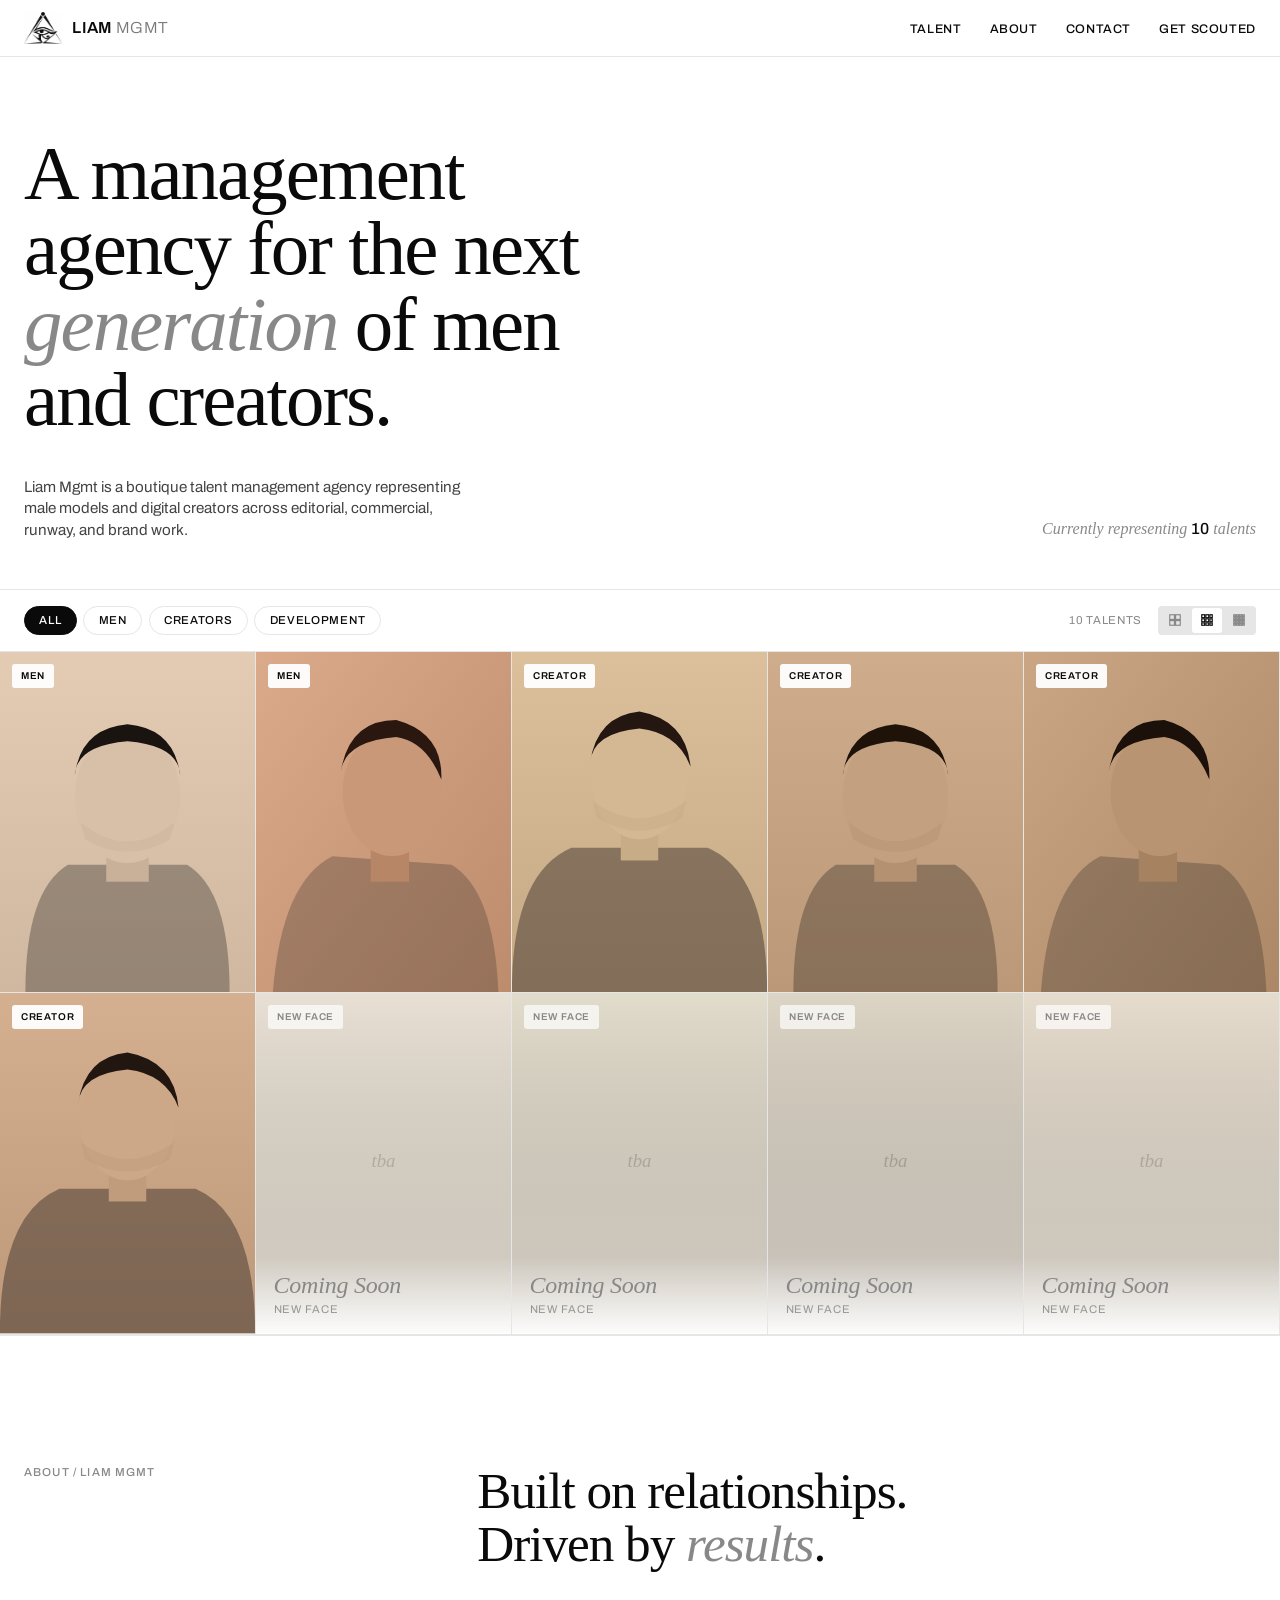
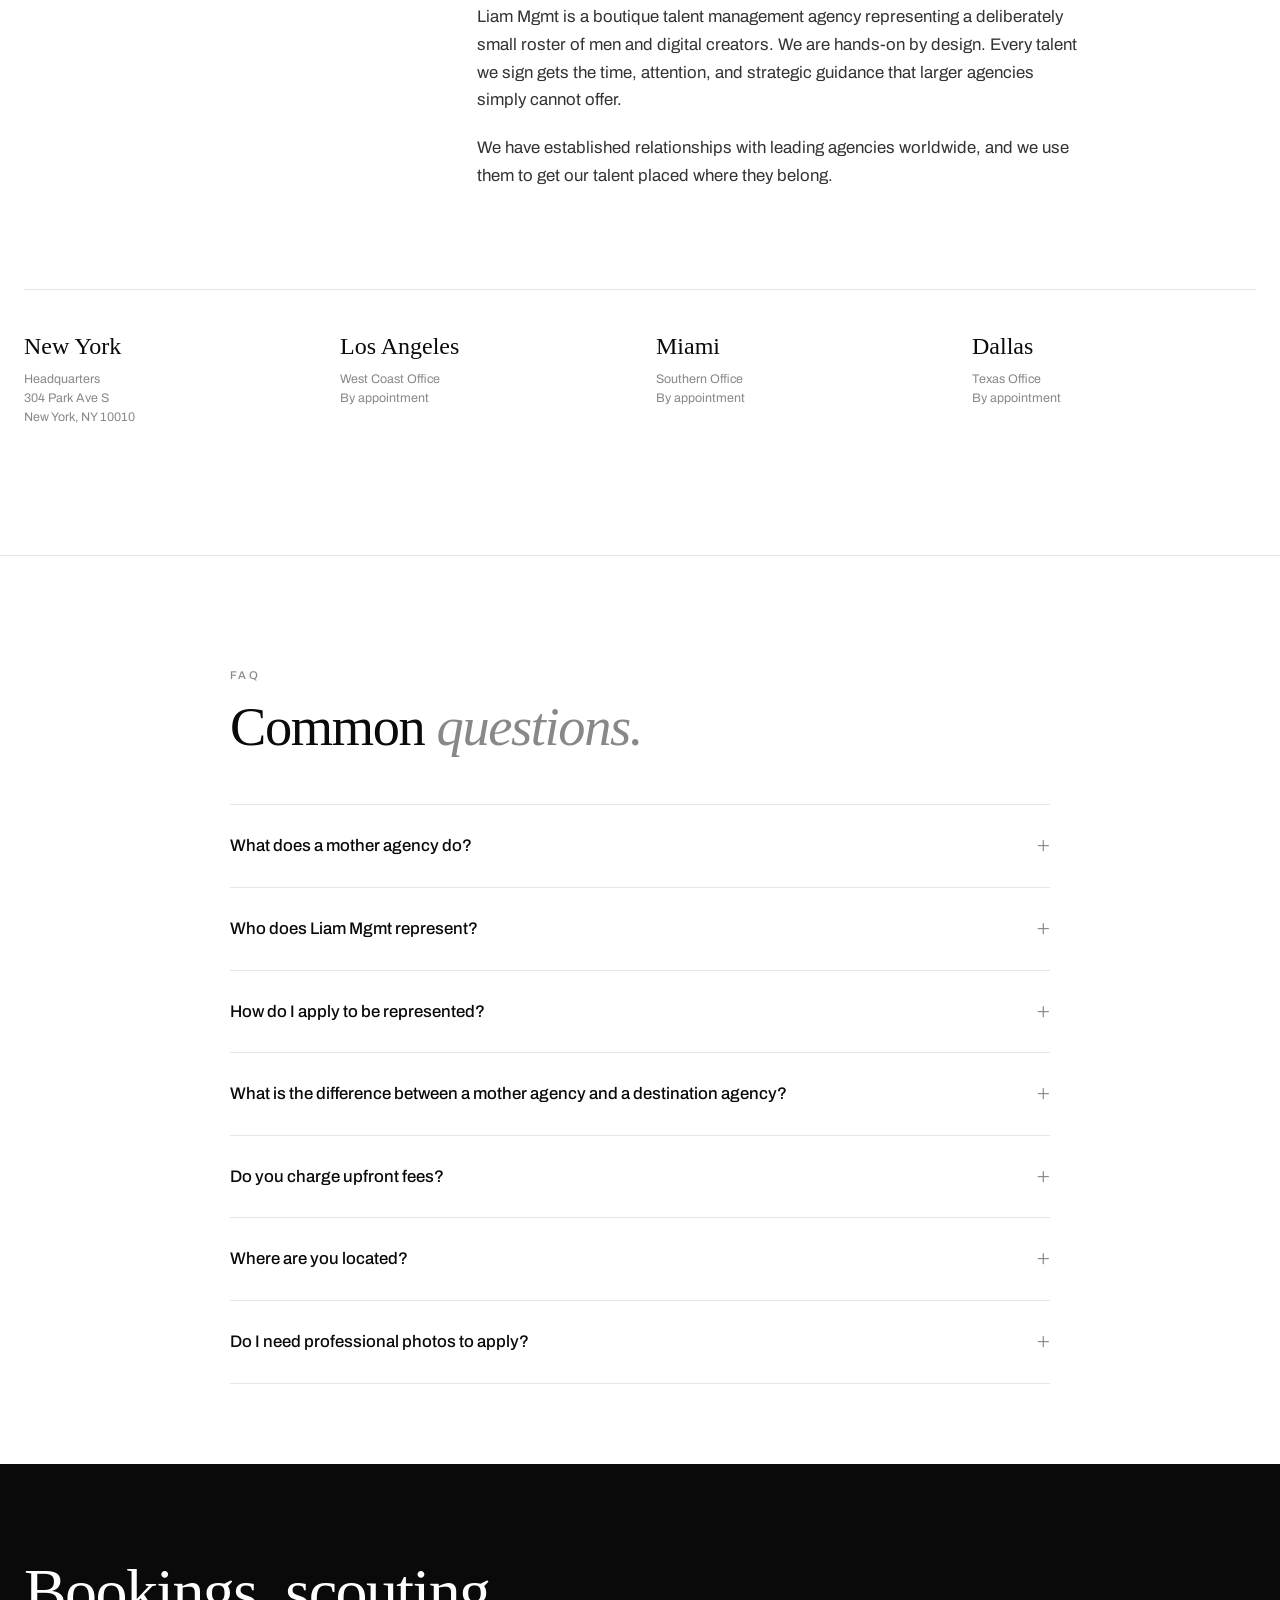
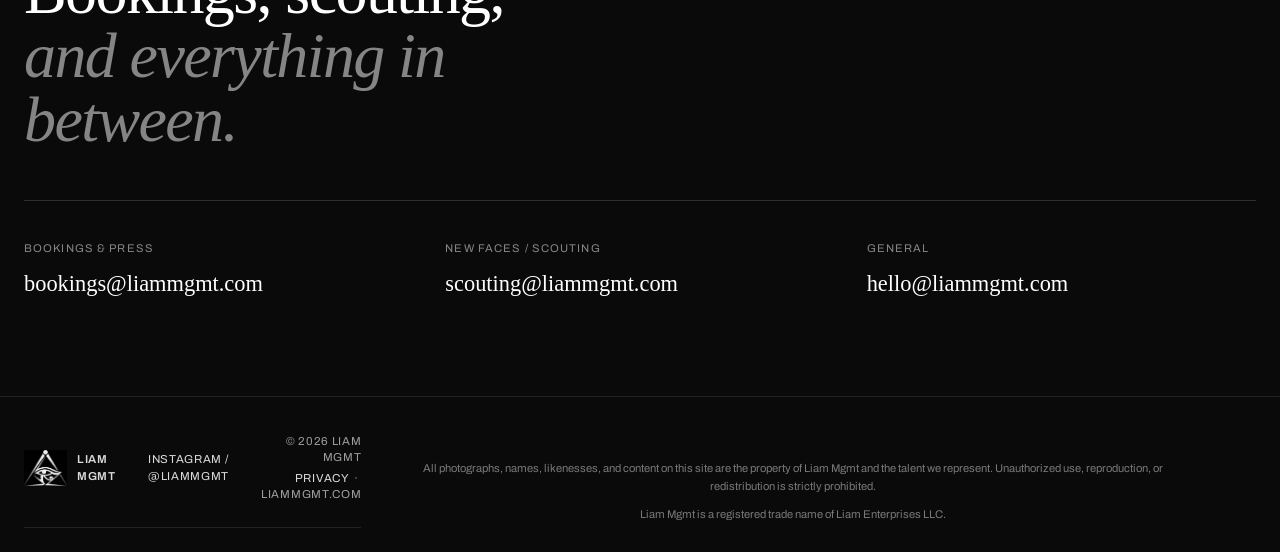
<file: index.html>
<!DOCTYPE html>
<html lang="en">
<head>
<meta charset="UTF-8">
<meta name="viewport" content="width=device-width, initial-scale=1.0">
<title>Liam Mgmt | Boutique Talent Management for Models & Creators</title>
<meta name="description" content="A boutique mother agency for male models and digital creators. We develop talent and place them with leading agencies worldwide.">
<meta name="keywords" content="modeling agency, mother agency, male models, talent management, men's modeling agency, boutique modeling agency, digital creator management, muay thai management, male model representation, talent agency new york">
<meta name="author" content="Liam Mgmt">
<meta name="robots" content="index, follow, max-image-preview:large">
<link rel="canonical" href="https://liammgmt.com/">

<!-- OpenGraph (Facebook, LinkedIn) -->
<meta property="og:type" content="website">
<meta property="og:url" content="https://liammgmt.com/">
<meta property="og:site_name" content="Liam Mgmt">
<meta property="og:title" content="Liam Mgmt | Boutique Talent Management for Models & Creators">
<meta property="og:description" content="A boutique mother agency for male models and digital creators. We develop talent and place them with leading agencies worldwide.">
<meta property="og:image" content="https://liammgmt.com/og-image.jpg">
<meta property="og:image:width" content="1200">
<meta property="og:image:height" content="630">
<meta property="og:image:alt" content="Liam Mgmt logo">
<meta property="og:locale" content="en_US">

<!-- Twitter Card -->
<meta name="twitter:card" content="summary_large_image">
<meta name="twitter:title" content="Liam Mgmt | Boutique Talent Management for Models & Creators">
<meta name="twitter:description" content="A boutique mother agency for male models and digital creators. We develop talent and place them with leading agencies worldwide.">
<meta name="twitter:image" content="https://liammgmt.com/og-image.jpg">

<!-- Favicon -->
<link rel="icon" type="image/jpeg" href="favicon.jpg">
<link rel="apple-touch-icon" href="favicon.jpg">

<!-- Theme -->
<meta name="theme-color" content="#0a0a0a">
<link rel="preconnect" href="https://fonts.googleapis.com">
<link rel="preconnect" href="https://fonts.gstatic.com" crossorigin>
<link href="https://fonts.googleapis.com/css2?family=Archivo:wght@400;500;600;700&display=swap" rel="stylesheet">
<style>
  :root {
    --bg: #ffffff;
    --ink: #0a0a0a;
    --muted: #888;
    --line: #e6e6e6;
  }

  * { margin: 0; padding: 0; box-sizing: border-box; }
  html { scroll-behavior: smooth; }

  body {
    background: var(--bg);
    color: var(--ink);
    font-family: 'Archivo', -apple-system, BlinkMacSystemFont, sans-serif;
    font-weight: 400;
    line-height: 1.4;
    -webkit-font-smoothing: antialiased;
    overflow-x: hidden;
  }

  a { color: inherit; text-decoration: none; }

  .serif { font-family: 'Times New Roman', Times, serif; font-weight: 400; }

  /* ============== TOP BAR ============== */
  .topbar {
    position: fixed;
    top: 0; left: 0; right: 0;
    z-index: 100;
    background: rgba(255,255,255,0.96);
    backdrop-filter: blur(12px);
    border-bottom: 1px solid var(--line);
  }
  .topbar-inner {
    display: flex;
    align-items: center;
    justify-content: space-between;
    padding: 0 1.5rem;
    height: 56px;
  }
  .logo {
    display: flex;
    align-items: center;
    gap: 0.65rem;
    font-weight: 700;
    font-size: 1rem;
    letter-spacing: 0.02em;
    text-transform: uppercase;
    line-height: 1;
  }
  .logo img {
    height: 32px;
    width: auto;
    display: block;
  }
  .logo .wordmark { font-weight: 600; }
  .logo .wordmark em {
    font-style: normal;
    font-weight: 300;
    opacity: 0.55;
  }
  .topbar nav ul {
    display: flex;
    gap: 1.75rem;
    list-style: none;
  }
  .topbar nav a {
    font-size: 0.78rem;
    font-weight: 500;
    text-transform: uppercase;
    letter-spacing: 0.05em;
    transition: opacity 0.2s;
  }
  .topbar nav a:hover { opacity: 0.5; }
  .topbar-right {
    display: flex;
    align-items: center;
    gap: 1.5rem;
    font-size: 0.78rem;
    font-weight: 500;
    text-transform: uppercase;
    letter-spacing: 0.05em;
  }
  .search-btn {
    background: none;
    border: none;
    cursor: pointer;
    font: inherit;
    color: inherit;
    text-transform: uppercase;
    letter-spacing: 0.05em;
    display: flex;
    align-items: center;
    gap: 0.4rem;
  }
  .search-btn:hover { opacity: 0.5; }

  /* ============== HERO STRIP ============== */
  .hero-strip {
    margin-top: 56px;
    padding: 5rem 1.5rem 3rem;
    border-bottom: 1px solid var(--line);
  }
  .hero-strip h1 {
    font-family: 'Times New Roman', Times, serif;
    font-weight: 400;
    font-size: clamp(2.5rem, 6vw, 5.5rem);
    line-height: 0.98;
    letter-spacing: -0.025em;
    max-width: 16ch;
  }
  .hero-strip h1 em {
    font-style: italic;
    color: var(--muted);
  }
  .hero-strip-meta {
    display: flex;
    justify-content: space-between;
    align-items: end;
    flex-wrap: wrap;
    gap: 1.5rem;
    margin-top: 2.5rem;
  }
  .hero-strip-meta p {
    max-width: 50ch;
    font-size: 0.95rem;
    color: #444;
  }
  .roster-count {
    font-family: 'Times New Roman', Times, serif;
    font-style: italic;
    font-size: 1rem;
    color: var(--muted);
  }
  .roster-count strong {
    font-style: normal;
    font-family: 'Archivo';
    font-weight: 500;
    color: var(--ink);
  }

  /* ============== DIVISION BAR ============== */
  .division-bar {
    position: sticky;
    top: 56px;
    z-index: 90;
    background: var(--bg);
    border-bottom: 1px solid var(--line);
    padding: 1rem 1.5rem;
    display: flex;
    align-items: center;
    justify-content: space-between;
    flex-wrap: wrap;
    gap: 1rem;
  }
  .divisions {
    display: flex;
    gap: 0.4rem;
    flex-wrap: wrap;
  }
  .division-btn {
    background: none;
    border: 1px solid var(--line);
    padding: 0.45rem 0.9rem;
    font-family: inherit;
    font-size: 0.72rem;
    font-weight: 500;
    text-transform: uppercase;
    letter-spacing: 0.06em;
    cursor: pointer;
    border-radius: 999px;
    transition: all 0.2s ease;
    color: var(--ink);
  }
  .division-btn:hover { border-color: var(--ink); }
  .division-btn.active {
    background: var(--ink);
    color: var(--bg);
    border-color: var(--ink);
  }
  .grid-controls {
    display: flex;
    align-items: center;
    gap: 1rem;
    font-size: 0.72rem;
    text-transform: uppercase;
    letter-spacing: 0.06em;
    color: var(--muted);
  }
  .grid-toggle {
    display: flex;
    gap: 2px;
    background: var(--line);
    padding: 2px;
    border-radius: 4px;
  }
  .grid-toggle button {
    background: none;
    border: none;
    padding: 0.35rem 0.5rem;
    cursor: pointer;
    border-radius: 3px;
    color: var(--muted);
    transition: all 0.2s;
  }
  .grid-toggle button.active {
    background: var(--bg);
    color: var(--ink);
  }
  .grid-toggle svg { width: 14px; height: 14px; display: block; }

  /* ============== ROSTER GRID ============== */
  .grid {
    display: grid;
    grid-template-columns: repeat(5, 1fr);
    gap: 0;
  }
  .grid.dense { grid-template-columns: repeat(6, 1fr); }
  .grid.large { grid-template-columns: repeat(4, 1fr); }

  .model {
    position: relative;
    cursor: pointer;
    overflow: hidden;
    aspect-ratio: 3 / 4;
    border-right: 1px solid var(--line);
    border-bottom: 1px solid var(--line);
    background: #f8f8f8;
    user-select: none;
  }
  .model-photo {
    position: absolute;
    inset: 0;
    transition: transform 0.6s cubic-bezier(0.2, 0.8, 0.2, 1);
  }
  .model-photo svg, .model-photo img {
    width: 100%;
    height: 100%;
    display: block;
    object-fit: cover;
  }
  .model:hover .model-photo { transform: scale(1.04); }

  .model-info {
    position: absolute;
    bottom: 0; left: 0; right: 0;
    padding: 1rem 1.1rem;
    background: linear-gradient(to top, rgba(0,0,0,0.85) 0%, rgba(0,0,0,0.4) 60%, rgba(0,0,0,0) 100%);
    color: white;
    opacity: 0;
    transform: translateY(8px);
    transition: opacity 0.35s ease, transform 0.35s ease;
    pointer-events: none;
  }
  .model:hover .model-info {
    opacity: 1;
    transform: translateY(0);
  }
  .model-name {
    font-family: 'Times New Roman', Times, serif;
    font-size: 1.5rem;
    font-weight: 400;
    line-height: 1;
    letter-spacing: -0.01em;
    margin-bottom: 0.3rem;
  }
  .model-meta {
    font-size: 0.7rem;
    text-transform: uppercase;
    letter-spacing: 0.08em;
    opacity: 0.85;
  }
  .model-meta span:not(:last-child)::after {
    content: ' · ';
    opacity: 0.6;
  }
  .model-tag {
    position: absolute;
    top: 0.75rem;
    left: 0.75rem;
    background: rgba(255,255,255,0.95);
    color: var(--ink);
    font-size: 0.62rem;
    font-weight: 600;
    text-transform: uppercase;
    letter-spacing: 0.08em;
    padding: 0.3rem 0.55rem;
    border-radius: 3px;
    z-index: 2;
  }
  .model.hidden { display: none; }

  /* ============== ABOUT ============== */
  .about {
    padding: 8rem 1.5rem;
    border-top: 1px solid var(--line);
  }
  .about-inner {
    max-width: 1400px;
    margin: 0 auto;
    display: grid;
    grid-template-columns: 1fr 2fr;
    gap: 4rem;
  }
  .about-label {
    font-size: 0.72rem;
    text-transform: uppercase;
    letter-spacing: 0.1em;
    color: var(--muted);
    font-weight: 500;
  }
  .about h2 {
    font-family: 'Times New Roman', Times, serif;
    font-weight: 400;
    font-size: clamp(2rem, 4vw, 3.5rem);
    line-height: 1.05;
    letter-spacing: -0.02em;
    margin-bottom: 2rem;
    max-width: 22ch;
  }
  .about h2 em { font-style: italic; color: var(--muted); }
  .about p {
    font-size: 1.05rem;
    line-height: 1.65;
    color: #333;
    max-width: 60ch;
    margin-bottom: 1.25rem;
  }
  .offices {
    max-width: 1400px;
    margin: 5rem auto 0;
    display: grid;
    grid-template-columns: repeat(4, 1fr);
    gap: 2rem;
    padding-top: 2.5rem;
    border-top: 1px solid var(--line);
  }
  .office .office-city {
    font-family: 'Times New Roman', Times, serif;
    font-size: 1.5rem;
    margin-bottom: 0.4rem;
  }
  .office .office-detail {
    font-size: 0.78rem;
    color: var(--muted);
    line-height: 1.5;
  }

  /* ============== FAQ ============== */
  .faq {
    background: var(--bg);
    padding: 7rem 1.5rem 5rem;
    border-top: 1px solid var(--line);
  }
  .faq-inner {
    max-width: 820px;
    margin: 0 auto;
  }
  .faq-label {
    font-size: 0.7rem;
    text-transform: uppercase;
    letter-spacing: 0.22em;
    color: var(--muted);
    margin-bottom: 1rem;
    font-weight: 500;
  }
  .faq h2 {
    font-family: 'Times New Roman', serif;
    font-weight: 400;
    font-size: clamp(2.2rem, 4.5vw, 3.4rem);
    line-height: 1.05;
    letter-spacing: -0.025em;
    margin-bottom: 3rem;
  }
  .faq h2 em { font-style: italic; color: var(--muted); }
  .faq-item { border-bottom: 1px solid var(--line); }
  .faq-item:first-of-type { border-top: 1px solid var(--line); }
  .faq-item summary {
    padding: 1.5rem 0;
    cursor: pointer;
    list-style: none;
    display: flex;
    justify-content: space-between;
    align-items: center;
    gap: 1rem;
    font-size: 1.05rem;
    font-weight: 500;
    transition: opacity 0.2s;
  }
  .faq-item summary::-webkit-details-marker { display: none; }
  .faq-item summary::after {
    content: '+';
    font-family: 'Times New Roman', serif;
    font-size: 1.5rem;
    font-weight: 300;
    color: var(--muted);
    transition: transform 0.3s;
  }
  .faq-item[open] summary::after { content: '−'; }
  .faq-item summary:hover { opacity: 0.6; }
  .faq-body {
    padding: 0 0 1.75rem;
    color: #444;
    line-height: 1.7;
    max-width: 68ch;
  }
  .faq-body a { color: inherit; border-bottom: 1px solid currentColor; }

  @media (max-width: 800px) {
    .faq { padding: 4rem 1.25rem 3rem; }
    .faq h2 { margin-bottom: 2rem; }
  }

  /* ============== CONTACT ============== */
  .contact {
    background: var(--ink);
    color: var(--bg);
    padding: 6rem 1.5rem;
  }
  .contact-inner {
    max-width: 1400px;
    margin: 0 auto;
  }
  .contact h2 {
    font-family: 'Times New Roman', Times, serif;
    font-weight: 400;
    font-size: clamp(2.5rem, 5vw, 4.5rem);
    line-height: 1;
    letter-spacing: -0.025em;
    margin-bottom: 3rem;
    max-width: 18ch;
  }
  .contact h2 em { font-style: italic; opacity: 0.5; }
  .contact-grid {
    display: grid;
    grid-template-columns: repeat(3, 1fr);
    gap: 2rem;
    border-top: 1px solid rgba(255,255,255,0.15);
    padding-top: 2.5rem;
  }
  .contact-block-label {
    font-size: 0.7rem;
    text-transform: uppercase;
    letter-spacing: 0.1em;
    opacity: 0.5;
    margin-bottom: 0.75rem;
  }
  .contact-block a, .contact-block p {
    font-family: 'Times New Roman', Times, serif;
    font-size: 1.4rem;
    line-height: 1.4;
    transition: opacity 0.2s;
  }
  .contact-block a:hover { opacity: 0.6; }

  /* ============== FOOTER ============== */
  footer {
    background: var(--ink);
    color: rgba(255,255,255,0.6);
    padding: 2.25rem 1.5rem 1.5rem;
    border-top: 1px solid rgba(255,255,255,0.1);
    display: grid;
    grid-template-columns: 1fr auto 1fr;
    align-items: center;
    gap: 2rem;
    font-size: 0.72rem;
    text-transform: uppercase;
    letter-spacing: 0.06em;
  }
  footer a { color: rgba(255,255,255,0.85); transition: color 0.2s; }
  footer a:hover { color: white; }
  .footer-brand {
    display: flex;
    align-items: center;
    gap: 0.65rem;
  }
  .footer-logo {
    height: 36px;
    width: auto;
    display: block;
    filter: invert(1);
  }
  .footer-name {
    font-weight: 600;
    color: rgba(255,255,255,0.85);
  }
  footer .socials {
    display: flex;
    gap: 1.5rem;
    justify-content: center;
  }
  .footer-meta {
    display: flex;
    flex-direction: column;
    gap: 0.35rem;
    text-align: right;
    align-items: flex-end;
  }
  @media (max-width: 800px) {
    footer {
      grid-template-columns: 1fr;
      text-align: center;
      gap: 1.25rem;
    }
    .footer-brand { justify-content: center; }
    .footer-meta { align-items: center; text-align: center; }
  }

  /* ============== RESPONSIVE ============== */
  @media (max-width: 1100px) {
    .grid { grid-template-columns: repeat(4, 1fr); }
    .grid.dense { grid-template-columns: repeat(5, 1fr); }
    .grid.large { grid-template-columns: repeat(3, 1fr); }
    .offices { grid-template-columns: repeat(2, 1fr); }
  }
  @media (max-width: 800px) {
    .topbar nav { display: none; }
    .grid, .grid.dense, .grid.large { grid-template-columns: repeat(2, 1fr); }
    .about-inner { grid-template-columns: 1fr; gap: 1rem; }
    .contact-grid { grid-template-columns: 1fr; gap: 1.5rem; }
    .hero-strip { padding: 4rem 1.5rem 2rem; }
    .grid-controls { width: 100%; justify-content: space-between; }
    .model-info {
      opacity: 1;
      transform: translateY(0);
      background: linear-gradient(to top, rgba(0,0,0,0.7) 0%, rgba(0,0,0,0) 100%);
    }
    .model-name { font-size: 1.1rem; }
    .model-meta { font-size: 0.62rem; }
  }
  @media (max-width: 480px) {
    .grid, .grid.dense, .grid.large { grid-template-columns: 1fr; }
    .hero-strip h1 { font-size: 2.5rem; }
  }

  .fade-in { animation: fade 0.5s ease backwards; }
  @keyframes fade {
    from { opacity: 0; transform: translateY(10px); }
    to { opacity: 1; transform: translateY(0); }
  }

  /* ============== SEARCH OVERLAY ============== */
  .search-overlay {
    position: fixed;
    inset: 0;
    background: rgba(255, 255, 255, 0.98);
    backdrop-filter: blur(20px);
    z-index: 200;
    opacity: 0;
    pointer-events: none;
    transition: opacity 0.3s ease;
    display: grid;
    place-items: start center;
    padding-top: 18vh;
  }
  .search-overlay.open {
    opacity: 1;
    pointer-events: auto;
  }
  .search-overlay-inner {
    width: 100%;
    max-width: 640px;
    padding: 0 1.5rem;
    position: relative;
  }
  .search-close {
    position: absolute;
    top: -8vh;
    right: 1.5rem;
    background: none;
    border: none;
    font-size: 2rem;
    cursor: pointer;
    color: var(--ink);
    line-height: 1;
    padding: 0.5rem;
  }
  .search-label {
    display: block;
    font-size: 0.7rem;
    text-transform: uppercase;
    letter-spacing: 0.18em;
    color: var(--muted);
    margin-bottom: 1rem;
  }
  .search-input-wrap {
    display: flex;
    align-items: center;
    gap: 1rem;
    border-bottom: 1px solid var(--ink);
    padding-bottom: 0.75rem;
  }
  .search-input-wrap svg { color: var(--muted); flex-shrink: 0; }
  #searchInput {
    flex: 1;
    border: none;
    background: none;
    font-family: 'Times New Roman', serif;
    font-size: clamp(1.5rem, 3vw, 2.25rem);
    color: var(--ink);
    outline: none;
    padding: 0.25rem 0;
  }
  #searchInput::placeholder {
    color: var(--muted);
    font-style: italic;
    opacity: 0.7;
  }
  .search-hint {
    margin-top: 1.25rem;
    font-size: 0.7rem;
    text-transform: uppercase;
    letter-spacing: 0.12em;
    color: var(--muted);
  }
  .search-hint kbd {
    background: var(--line);
    border-radius: 3px;
    padding: 0.15rem 0.4rem;
    font-family: inherit;
    font-size: 0.65rem;
    margin: 0 0.15rem;
  }

  .no-results {
    grid-column: 1 / -1;
    padding: 5rem 2rem;
    text-align: center;
    font-family: 'Times New Roman', serif;
    font-size: 1.4rem;
    font-style: italic;
    color: var(--muted);
  }

  /* Coming Soon model card styling */
  .model.coming-soon {
    background: #faf8f4;
    cursor: default;
  }
  .model.coming-soon .model-tag {
    background: rgba(255,255,255,0.7);
    color: var(--muted);
  }
  .model.coming-soon:hover .model-photo { transform: none; }
  .model.coming-soon .model-info {
    background: linear-gradient(to top, rgba(255,255,255,0.95) 0%, rgba(255,255,255,0) 100%);
    color: var(--muted);
    opacity: 1;
    transform: translateY(0);
  }
  .model.coming-soon .model-name {
    font-style: italic;
    color: var(--muted);
  }


</style>
<link rel="stylesheet" href="site.css">
<script type="application/ld+json">
{
  "@context": "https://schema.org",
  "@type": "Organization",
  "name": "Liam Mgmt",
  "alternateName": "Liam Management",
  "legalName": "Liam Enterprises LLC",
  "url": "https://liammgmt.com",
  "logo": "https://liammgmt.com/og-image.jpg",
  "image": "https://liammgmt.com/og-image.jpg",
  "description": "Liam Mgmt is a boutique talent management agency representing male models and digital creators. Mother agency placing talent with leading agencies worldwide.",
  "address": [
    {
      "@type": "PostalAddress",
      "streetAddress": "304 Park Ave S",
      "addressLocality": "New York",
      "addressRegion": "NY",
      "postalCode": "10010",
      "addressCountry": "US"
    },
    {
      "@type": "PostalAddress",
      "addressLocality": "Los Angeles",
      "addressRegion": "CA",
      "addressCountry": "US"
    },
    {
      "@type": "PostalAddress",
      "addressLocality": "Miami",
      "addressRegion": "FL",
      "addressCountry": "US"
    },
    {
      "@type": "PostalAddress",
      "addressLocality": "Dallas",
      "addressRegion": "TX",
      "addressCountry": "US"
    }
  ],
  "contactPoint": [
    {
      "@type": "ContactPoint",
      "email": "bookings@liammgmt.com",
      "contactType": "Bookings"
    },
    {
      "@type": "ContactPoint",
      "email": "scouting@liammgmt.com",
      "contactType": "Scouting"
    },
    {
      "@type": "ContactPoint",
      "email": "hello@liammgmt.com",
      "contactType": "General Inquiries"
    }
  ],
  "sameAs": [
    "https://instagram.com/liammgmt"
  ],
  "knowsAbout": ["Talent Management", "Modeling", "Male Modeling", "Digital Creators", "Influencer Management", "Muay Thai Athlete Representation"]
}
</script>
<script type="application/ld+json">
{
  "@context": "https://schema.org",
  "@type": "FAQPage",
  "mainEntity": [
    {
      "@type": "Question",
      "name": "What does a mother agency do?",
      "acceptedAnswer": {
        "@type": "Answer",
        "text": "A mother agency is the primary agency that discovers, develops, and represents a model or creator. We handle career strategy, professional development, and place talent with larger destination agencies in major markets worldwide. Think of us as the home base. While our talent may be signed to additional agencies in cities like Paris, Milan, London, or Tokyo, we remain the central management throughout their career."
      }
    },
    {
      "@type": "Question",
      "name": "Who does Liam Mgmt represent?",
      "acceptedAnswer": {
        "@type": "Answer",
        "text": "We represent male models, digital creators, and Muay Thai athletes who cross over into modeling and content. Our roster is intentionally small. We focus on individuals with a distinct point of view, strong work ethic, and long-term potential rather than quick placements."
      }
    },
    {
      "@type": "Question",
      "name": "How do I apply to be represented?",
      "acceptedAnswer": {
        "@type": "Answer",
        "text": "Submit your application through our Get Scouted form at liammgmt.com/scout.html. We review every application personally. If we see a fit, someone from our team will reach out within two weeks. We do not require professional photos, formal training, or prior experience to apply."
      }
    },
    {
      "@type": "Question",
      "name": "What is the difference between a mother agency and a destination agency?",
      "acceptedAnswer": {
        "@type": "Answer",
        "text": "A destination agency is one that books work in a specific market, like New York or Paris. They handle bookings within that city. A mother agency, like Liam Mgmt, manages the whole career. We coordinate with destination agencies on behalf of our talent, set strategy, negotiate contracts, and protect our talent's long-term interests across every market they work in."
      }
    },
    {
      "@type": "Question",
      "name": "Do you charge upfront fees?",
      "acceptedAnswer": {
        "@type": "Answer",
        "text": "No. Liam Mgmt never charges fees to apply, audition, or be represented. We earn through commission on bookings we secure for our talent. Anyone claiming to represent us and asking for upfront payment is not affiliated with our agency."
      }
    },
    {
      "@type": "Question",
      "name": "Where is Liam Mgmt located?",
      "acceptedAnswer": {
        "@type": "Answer",
        "text": "Our headquarters is in New York at 304 Park Avenue South. We have additional offices in Los Angeles, Miami, and Dallas. We work with talent based anywhere and place them with agencies worldwide."
      }
    },
    {
      "@type": "Question",
      "name": "Do I need professional photos to apply?",
      "acceptedAnswer": {
        "@type": "Answer",
        "text": "No. Natural digital snapshots taken on a phone are exactly what we want. Clean face, no makeup, hair pulled back, plain background, natural light. We are looking at you, not at production value."
      }
    }
  ]
}
</script>
</head>
<body>

<!-- TOP BAR -->
<div id="site-nav"></div>

<!-- HERO STRIP -->
<section class="hero-strip">
  <h1>A management agency for the next <em>generation</em> of men and creators.</h1>
  <div class="hero-strip-meta">
    <p>Liam Mgmt is a boutique talent management agency representing male models and digital creators across editorial, commercial, runway, and brand work.</p>
    <div class="roster-count">Currently representing <strong>10</strong> talents</div>
  </div>
</section>

<!-- DIVISION BAR -->
<div class="division-bar">
  <div class="divisions">
    <button class="division-btn active" data-division="all">All</button>
    <button class="division-btn" data-division="men">Men</button>
    <button class="division-btn" data-division="creators">Creators</button>
    <button class="division-btn" data-division="development">Development</button>
  </div>
  <div class="grid-controls">
    <span><span id="visibleCount">10</span> Talents</span>
    <div class="grid-toggle">
      <button data-density="large" aria-label="Large grid">
        <svg viewBox="0 0 24 24" fill="none" stroke="currentColor" stroke-width="2"><rect x="3" y="3" width="8" height="8"/><rect x="13" y="3" width="8" height="8"/><rect x="3" y="13" width="8" height="8"/><rect x="13" y="13" width="8" height="8"/></svg>
      </button>
      <button data-density="default" class="active" aria-label="Default grid">
        <svg viewBox="0 0 24 24" fill="none" stroke="currentColor" stroke-width="2"><rect x="3" y="3" width="5" height="5"/><rect x="10" y="3" width="5" height="5"/><rect x="17" y="3" width="4" height="5"/><rect x="3" y="10" width="5" height="5"/><rect x="10" y="10" width="5" height="5"/><rect x="17" y="10" width="4" height="5"/><rect x="3" y="17" width="5" height="4"/><rect x="10" y="17" width="5" height="4"/><rect x="17" y="17" width="4" height="4"/></svg>
      </button>
      <button data-density="dense" aria-label="Dense grid">
        <svg viewBox="0 0 24 24" fill="none" stroke="currentColor" stroke-width="2"><rect x="3" y="3" width="3" height="3"/><rect x="8" y="3" width="3" height="3"/><rect x="13" y="3" width="3" height="3"/><rect x="18" y="3" width="3" height="3"/><rect x="3" y="8" width="3" height="3"/><rect x="8" y="8" width="3" height="3"/><rect x="13" y="8" width="3" height="3"/><rect x="18" y="8" width="3" height="3"/><rect x="3" y="13" width="3" height="3"/><rect x="8" y="13" width="3" height="3"/><rect x="13" y="13" width="3" height="3"/><rect x="18" y="13" width="3" height="3"/><rect x="3" y="18" width="3" height="3"/><rect x="8" y="18" width="3" height="3"/><rect x="13" y="18" width="3" height="3"/><rect x="18" y="18" width="3" height="3"/></svg>
      </button>
    </div>
  </div>
</div>

<!-- ROSTER -->
<section id="roster">
  <div class="grid" id="grid"></div>
</section>

<!-- ABOUT -->
<section class="about" id="about">
  <div class="about-inner">
    <div class="about-label">About / Liam Mgmt</div>
    <div>
      <h2>Built on relationships. Driven by <em>results</em>.</h2>
      <p>Liam Mgmt is a boutique talent management agency representing a deliberately small roster of men and digital creators. We are hands-on by design. Every talent we sign gets the time, attention, and strategic guidance that larger agencies simply cannot offer.</p>
      <p>We have established relationships with leading agencies worldwide, and we use them to get our talent placed where they belong.</p>
    </div>
  </div>
  <div class="offices">
    <div class="office">
      <div class="office-city">New York</div>
      <div class="office-detail">Headquarters<br>304 Park Ave S<br>New York, NY 10010</div>
    </div>
    <div class="office">
      <div class="office-city">Los Angeles</div>
      <div class="office-detail">West Coast Office<br>By appointment</div>
    </div>
    <div class="office">
      <div class="office-city">Miami</div>
      <div class="office-detail">Southern Office<br>By appointment</div>
    </div>
    <div class="office">
      <div class="office-city">Dallas</div>
      <div class="office-detail">Texas Office<br>By appointment</div>
    </div>
  </div>
</section>

<!-- FAQ - rich snippet target for SEO -->
<section class="faq" id="faq">
  <div class="faq-inner">
    <div class="faq-label">FAQ</div>
    <h2>Common <em>questions.</em></h2>

    <details class="faq-item">
      <summary>What does a mother agency do?</summary>
      <div class="faq-body">
        <p>A mother agency is the primary agency that discovers, develops, and represents a model or creator. We handle career strategy, professional development, and place talent with larger destination agencies in major markets worldwide. Think of us as the home base. While our talent may be signed to additional agencies in cities like Paris, Milan, London, or Tokyo, we remain the central management throughout their career.</p>
      </div>
    </details>

    <details class="faq-item">
      <summary>Who does Liam Mgmt represent?</summary>
      <div class="faq-body">
        <p>We represent male models, digital creators, and Muay Thai athletes who cross over into modeling and content. Our roster is intentionally small. We focus on individuals with a distinct point of view, strong work ethic, and long-term potential rather than quick placements.</p>
      </div>
    </details>

    <details class="faq-item">
      <summary>How do I apply to be represented?</summary>
      <div class="faq-body">
        <p>Submit your application through our <a href="scout.html">Get Scouted</a> form. We review every application personally. If we see a fit, someone from our team will reach out within two weeks. We do not require professional photos, formal training, or prior experience to apply.</p>
      </div>
    </details>

    <details class="faq-item">
      <summary>What is the difference between a mother agency and a destination agency?</summary>
      <div class="faq-body">
        <p>A destination agency is one that books work in a specific market, like New York or Paris. They handle bookings within that city. A mother agency, like Liam Mgmt, manages the whole career. We coordinate with destination agencies on behalf of our talent, set strategy, negotiate contracts, and protect our talent's long-term interests across every market they work in.</p>
      </div>
    </details>

    <details class="faq-item">
      <summary>Do you charge upfront fees?</summary>
      <div class="faq-body">
        <p>No. Liam Mgmt never charges fees to apply, audition, or be represented. We earn through commission on bookings we secure for our talent. Anyone claiming to represent us and asking for upfront payment is not affiliated with our agency. Verify by emailing desk@liammgmt.com directly.</p>
      </div>
    </details>

    <details class="faq-item">
      <summary>Where are you located?</summary>
      <div class="faq-body">
        <p>Our headquarters is in New York at 304 Park Avenue South. We have additional offices in Los Angeles, Miami, and Dallas. We work with talent based anywhere and place them with agencies worldwide.</p>
      </div>
    </details>

    <details class="faq-item">
      <summary>Do I need professional photos to apply?</summary>
      <div class="faq-body">
        <p>No. Natural digital snapshots taken on a phone are exactly what we want. Clean face, no makeup, hair pulled back, plain background, natural light. We are looking at you, not at production value.</p>
      </div>
    </details>

  </div>
</section>

<!-- CONTACT -->
<section class="contact" id="contact">
  <div class="contact-inner">
    <h2>Bookings, scouting, <em>and everything in between.</em></h2>
    <div class="contact-grid">
      <div class="contact-block">
        <div class="contact-block-label">Bookings & Press</div>
        <a href="mailto:bookings@liammgmt.com">bookings@liammgmt.com</a>
      </div>
      <div class="contact-block">
        <div class="contact-block-label">New Faces / Scouting</div>
        <a href="mailto:scouting@liammgmt.com">scouting@liammgmt.com</a>
      </div>
      <div class="contact-block">
        <div class="contact-block-label">General</div>
        <a href="mailto:hello@liammgmt.com">hello@liammgmt.com</a>
      </div>
    </div>
  </div>
</section>

<div id="site-footer"></div>


<script src="roster.js"></script>
<script>
  // ============== ROSTER DATA ==============


  function shade(hex, percent) {
    const num = parseInt(hex.replace('#',''), 16);
    const r = Math.max(0, Math.min(255, (num >> 16) + percent));
    const g = Math.max(0, Math.min(255, ((num >> 8) & 0x00FF) + percent));
    const b = Math.max(0, Math.min(255, (num & 0x0000FF) + percent));
    return '#' + ((r << 16) | (g << 8) | b).toString(16).padStart(6, '0');
  }

  function generatePortrait(seed, palette) {
    const [skin, hair] = palette;
    const variants = [
      `<svg viewBox="0 0 300 400" xmlns="http://www.w3.org/2000/svg" preserveAspectRatio="xMidYMid slice">
        <defs><linearGradient id="bg${seed}a" x1="0%" y1="0%" x2="0%" y2="100%">
          <stop offset="0%" stop-color="${shade(skin, 12)}"/>
          <stop offset="100%" stop-color="${shade(skin, -8)}"/>
        </linearGradient></defs>
        <rect width="300" height="400" fill="url(#bg${seed}a)"/>
        <path d="M 30 400 Q 30 280 80 250 L 220 250 Q 270 280 270 400 Z" fill="${shade(hair, 35)}" opacity="0.4"/>
        <rect x="125" y="220" width="50" height="50" fill="${shade(skin, -15)}"/>
        <ellipse cx="150" cy="170" rx="62" ry="78" fill="${skin}"/>
        <path d="M 88 145 Q 95 90 150 85 Q 205 90 212 145 Q 210 110 150 105 Q 90 110 88 145 Z" fill="${hair}"/>
        <path d="M 95 200 Q 150 245 205 200 L 200 220 Q 150 250 100 220 Z" fill="${shade(skin, -20)}" opacity="0.3"/>
      </svg>`,
      `<svg viewBox="0 0 300 400" xmlns="http://www.w3.org/2000/svg" preserveAspectRatio="xMidYMid slice">
        <defs><linearGradient id="bg${seed}b" x1="0%" y1="0%" x2="100%" y2="100%">
          <stop offset="0%" stop-color="${shade(skin, 18)}"/>
          <stop offset="100%" stop-color="${shade(skin, -12)}"/>
        </linearGradient></defs>
        <rect width="300" height="400" fill="url(#bg${seed}b)"/>
        <path d="M 20 400 Q 30 270 90 240 L 230 250 Q 280 280 285 400 Z" fill="${shade(hair, 40)}" opacity="0.35"/>
        <rect x="135" y="215" width="45" height="55" fill="${shade(skin, -18)}"/>
        <ellipse cx="160" cy="165" rx="58" ry="75" fill="${skin}"/>
        <path d="M 100 140 Q 110 80 165 80 Q 220 95 218 150 Q 200 105 165 100 Q 105 105 100 140 Z" fill="${hair}"/>
      </svg>`,
      `<svg viewBox="0 0 300 400" xmlns="http://www.w3.org/2000/svg" preserveAspectRatio="xMidYMid slice">
        <defs><linearGradient id="bg${seed}c" x1="50%" y1="0%" x2="50%" y2="100%">
          <stop offset="0%" stop-color="${shade(skin, 8)}"/>
          <stop offset="100%" stop-color="${shade(skin, -15)}"/>
        </linearGradient></defs>
        <rect width="300" height="400" fill="url(#bg${seed}c)"/>
        <path d="M 0 400 Q 0 260 70 230 L 230 230 Q 300 260 300 400 Z" fill="${shade(hair, 30)}" opacity="0.5"/>
        <rect x="128" y="195" width="44" height="50" fill="${shade(skin, -12)}"/>
        <ellipse cx="150" cy="150" rx="56" ry="70" fill="${skin}"/>
        <path d="M 92 130 Q 100 75 150 70 Q 205 80 210 135 Q 195 95 150 90 Q 95 95 92 130 Z" fill="${hair}"/>
        <path d="M 95 175 Q 150 215 205 175 L 200 195 Q 150 225 100 195 Z" fill="${shade(skin, -25)}" opacity="0.25"/>
      </svg>`
    ];
    return variants[seed % 3];
  }

  function renderRoster(filter = 'all', searchTerm = '') {
    const grid = document.getElementById('grid');
    const searchLower = searchTerm.toLowerCase().trim();
    const filtered = roster.filter(m => {
      const divisionMatch = filter === 'all' || m.division === filter;
      if (!divisionMatch) return false;
      if (!searchLower) return true;
      if (m.comingSoon) return false;
      const haystack = (m.first + ' ' + m.last + ' ' + m.tags.join(' ') + ' ' + m.division).toLowerCase();
      return haystack.includes(searchLower);
    });

    if (filtered.length === 0) {
      grid.innerHTML = `<div class="no-results">No talent matches &ldquo;${searchTerm}&rdquo;. Try a different search.</div>`;
    } else {
      grid.innerHTML = filtered.map((m, i) => {
        const tagLabel = m.division === 'creators' ? 'Creator' : m.division === 'development' ? 'New Face' : 'Men';
        const comingClass = m.comingSoon ? ' coming-soon' : '';
        const fullName = m.comingSoon ? 'Coming Soon' : `${m.first} ${m.last}`;
        const slugAttr = m.comingSoon ? '' : ` data-slug="${m.slug}"`;
        // Use real card photo if photoCount > 0, otherwise fall back to placeholder
        const photoMarkup = m.comingSoon
          ? generateComingSoon(i, m.palette)
          : (m.photoCount > 0
              ? `<img src="photos/${m.slug}/card.jpg" alt="${m.first} ${m.last}" loading="lazy" onerror="this.outerHTML=this.dataset.fallback" data-fallback='${generatePortrait(i, m.palette).replace(/'/g, "&apos;")}'>`
              : generatePortrait(i, m.palette));
        return `
          <article class="model${comingClass}" data-division="${m.division}"${slugAttr} style="animation-delay: ${i * 0.02}s">
            <span class="model-tag">${tagLabel}</span>
            <div class="model-photo">${photoMarkup}</div>
            <div class="model-info">
              <div class="model-name">${fullName}</div>
              <div class="model-meta">${m.tags.map(t => `<span>${t}</span>`).join('')}</div>
            </div>
          </article>
        `;
      }).join('');
    }
    document.getElementById('visibleCount').textContent = filtered.length;
  }

  function generateComingSoon(seed, palette) {
    const [light, dark] = palette;
    return `<svg viewBox="0 0 300 400" xmlns="http://www.w3.org/2000/svg" preserveAspectRatio="xMidYMid slice">
      <defs><linearGradient id="cs${seed}" x1="0%" y1="0%" x2="0%" y2="100%">
        <stop offset="0%" stop-color="${light}"/>
        <stop offset="100%" stop-color="${dark}" stop-opacity="0.4"/>
      </linearGradient></defs>
      <rect width="300" height="400" fill="url(#cs${seed})"/>
      <text x="150" y="205" text-anchor="middle" font-family="Times New Roman, serif" font-style="italic" font-size="22" fill="${dark}" opacity="0.55">tba</text>
    </svg>`;
  }

  let currentFilter = 'all';
  let currentSearch = '';
  renderRoster();

  document.querySelectorAll('.division-btn').forEach(btn => {
    btn.addEventListener('click', () => {
      document.querySelectorAll('.division-btn').forEach(b => b.classList.remove('active'));
      btn.classList.add('active');
      currentFilter = btn.dataset.division;
      renderRoster(currentFilter, currentSearch);
    });
  });

  // Click on a model card navigates to their profile page
  document.getElementById('grid').addEventListener('click', (e) => {
    const card = e.target.closest('.model');
    if (!card || card.classList.contains('coming-soon')) return;
    const slug = card.dataset.slug;
    if (slug) window.location.href = `profile.html?model=${slug}`;
  });

  document.querySelectorAll('.grid-toggle button').forEach(btn => {
    btn.addEventListener('click', () => {
      document.querySelectorAll('.grid-toggle button').forEach(b => b.classList.remove('active'));
      btn.classList.add('active');
      const grid = document.getElementById('grid');
      grid.classList.remove('dense', 'large');
      if (btn.dataset.density !== 'default') grid.classList.add(btn.dataset.density);
    });
  });

  // ============== SEARCH ==============
  const searchOverlay = document.getElementById('searchOverlay');
  const searchInput = document.getElementById('searchInput');
  const openSearch = () => {
    searchOverlay.classList.add('open');
    setTimeout(() => searchInput.focus(), 50);
  };
  const closeSearch = () => {
    searchOverlay.classList.remove('open');
    searchInput.value = '';
    currentSearch = '';
    renderRoster(currentFilter, currentSearch);
  };
  document.getElementById('searchToggle').addEventListener('click', openSearch);
  document.getElementById('searchClose').addEventListener('click', closeSearch);
  document.addEventListener('keydown', (e) => {
    if (e.key === 'Escape' && searchOverlay.classList.contains('open')) closeSearch();
    if ((e.key === 'k' || e.key === 'K') && (e.metaKey || e.ctrlKey)) {
      e.preventDefault();
      openSearch();
    }
  });
  searchInput.addEventListener('input', (e) => {
    currentSearch = e.target.value;
    renderRoster(currentFilter, currentSearch);
  });

  document.getElementById('year').textContent = new Date().getFullYear();
</script>

<script src="site.js"></script>
</body>
</html>
</file>
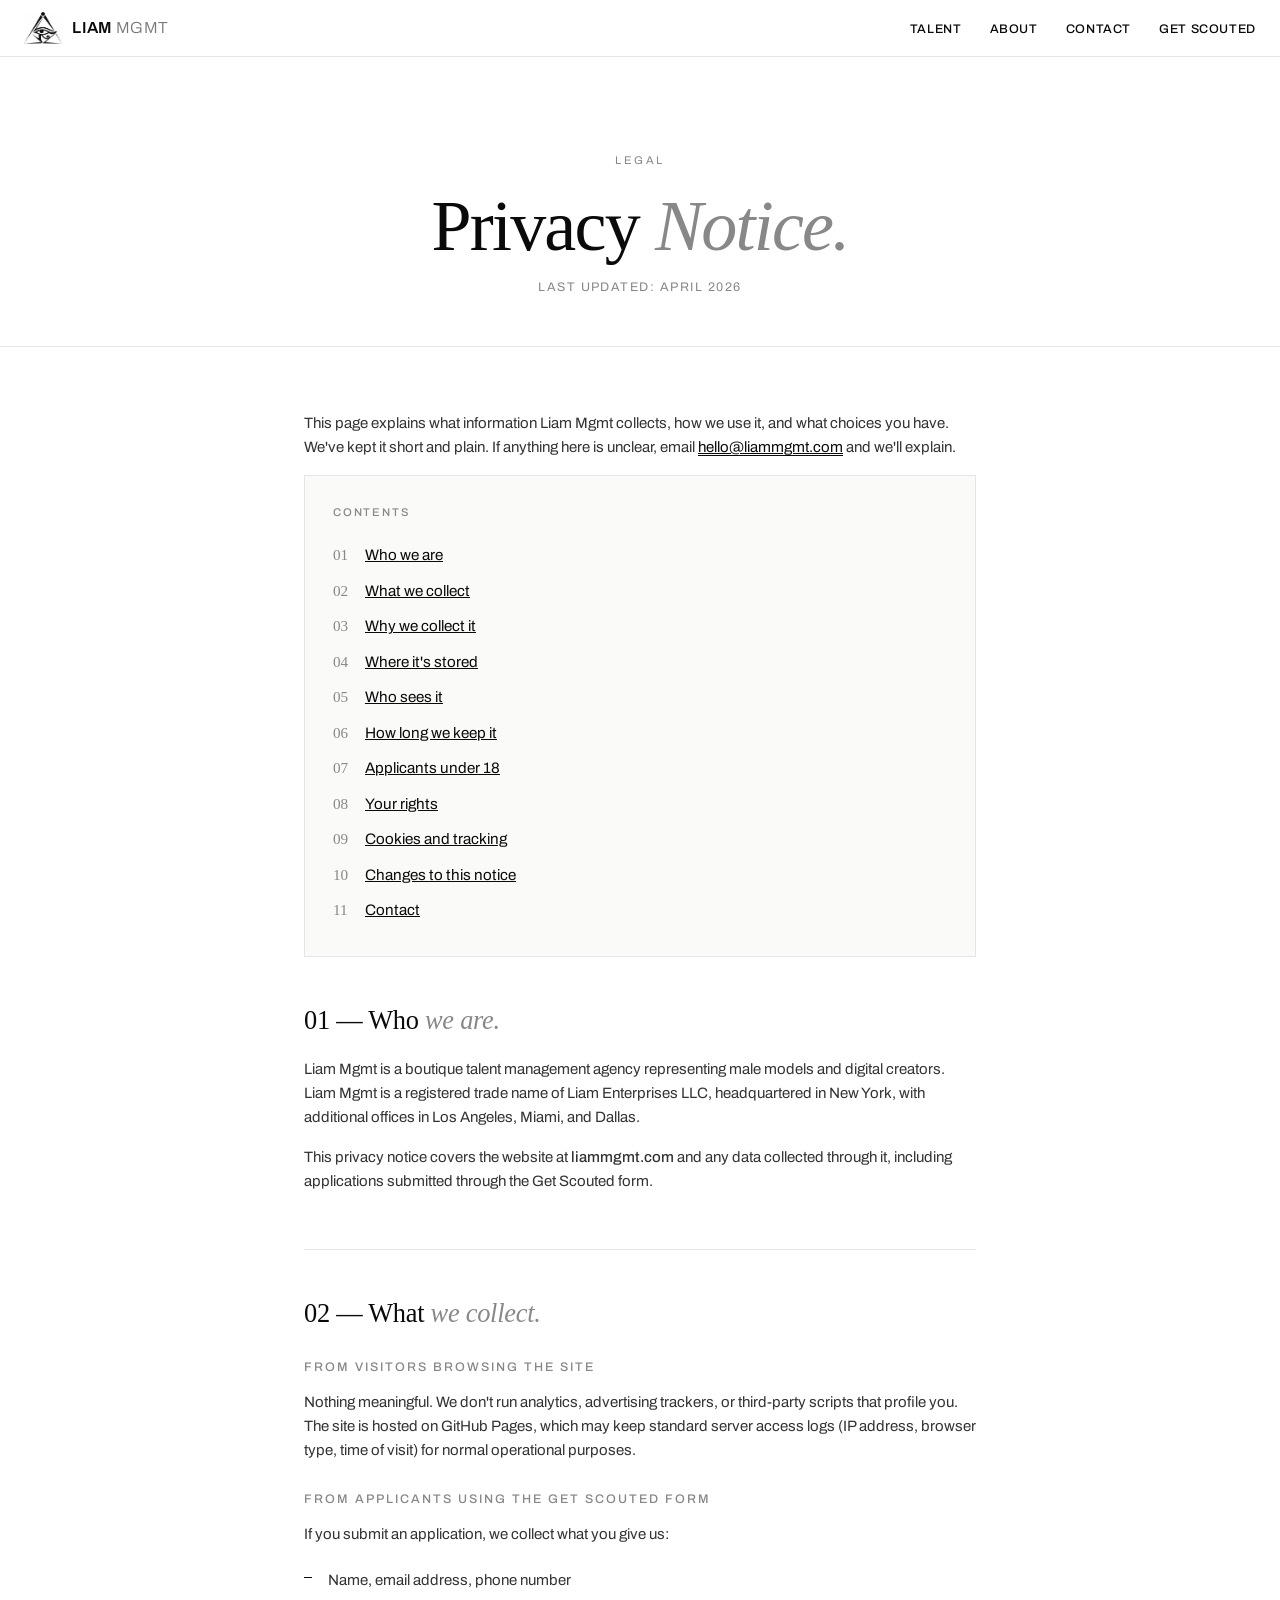
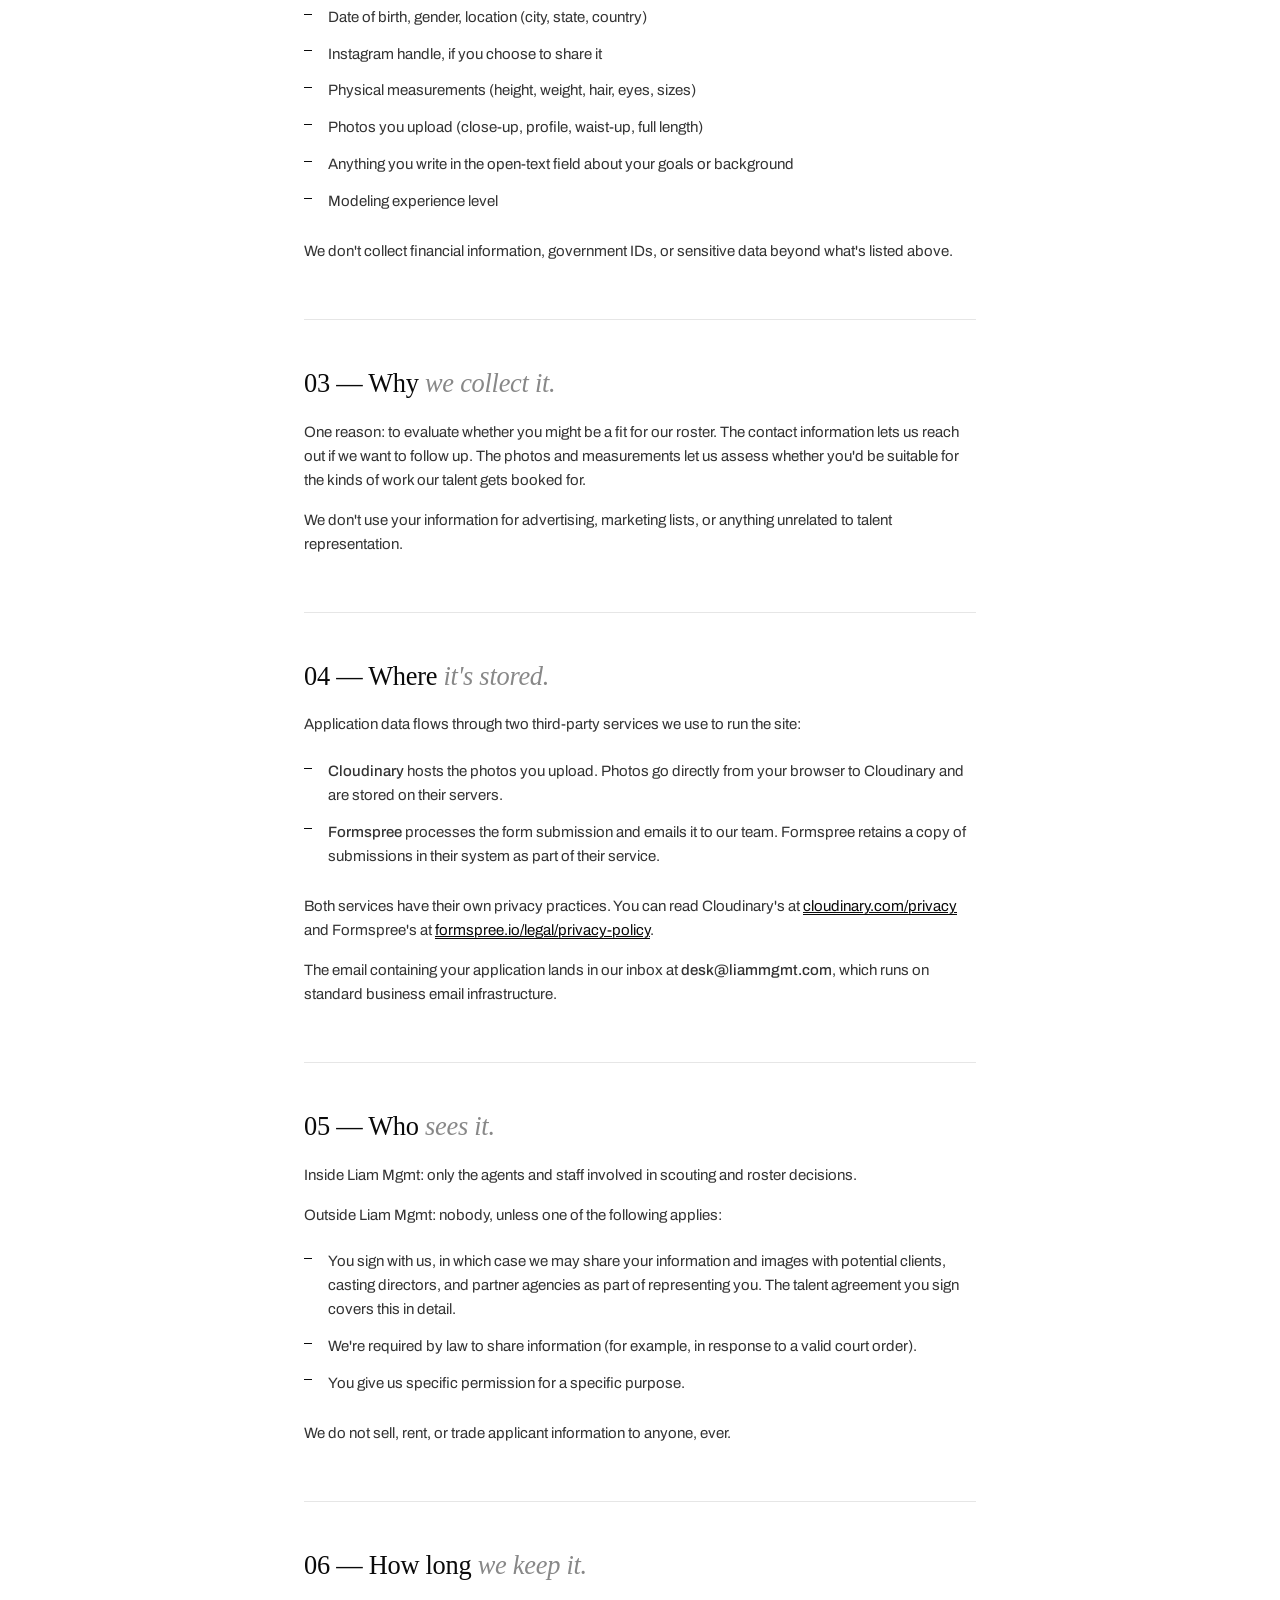
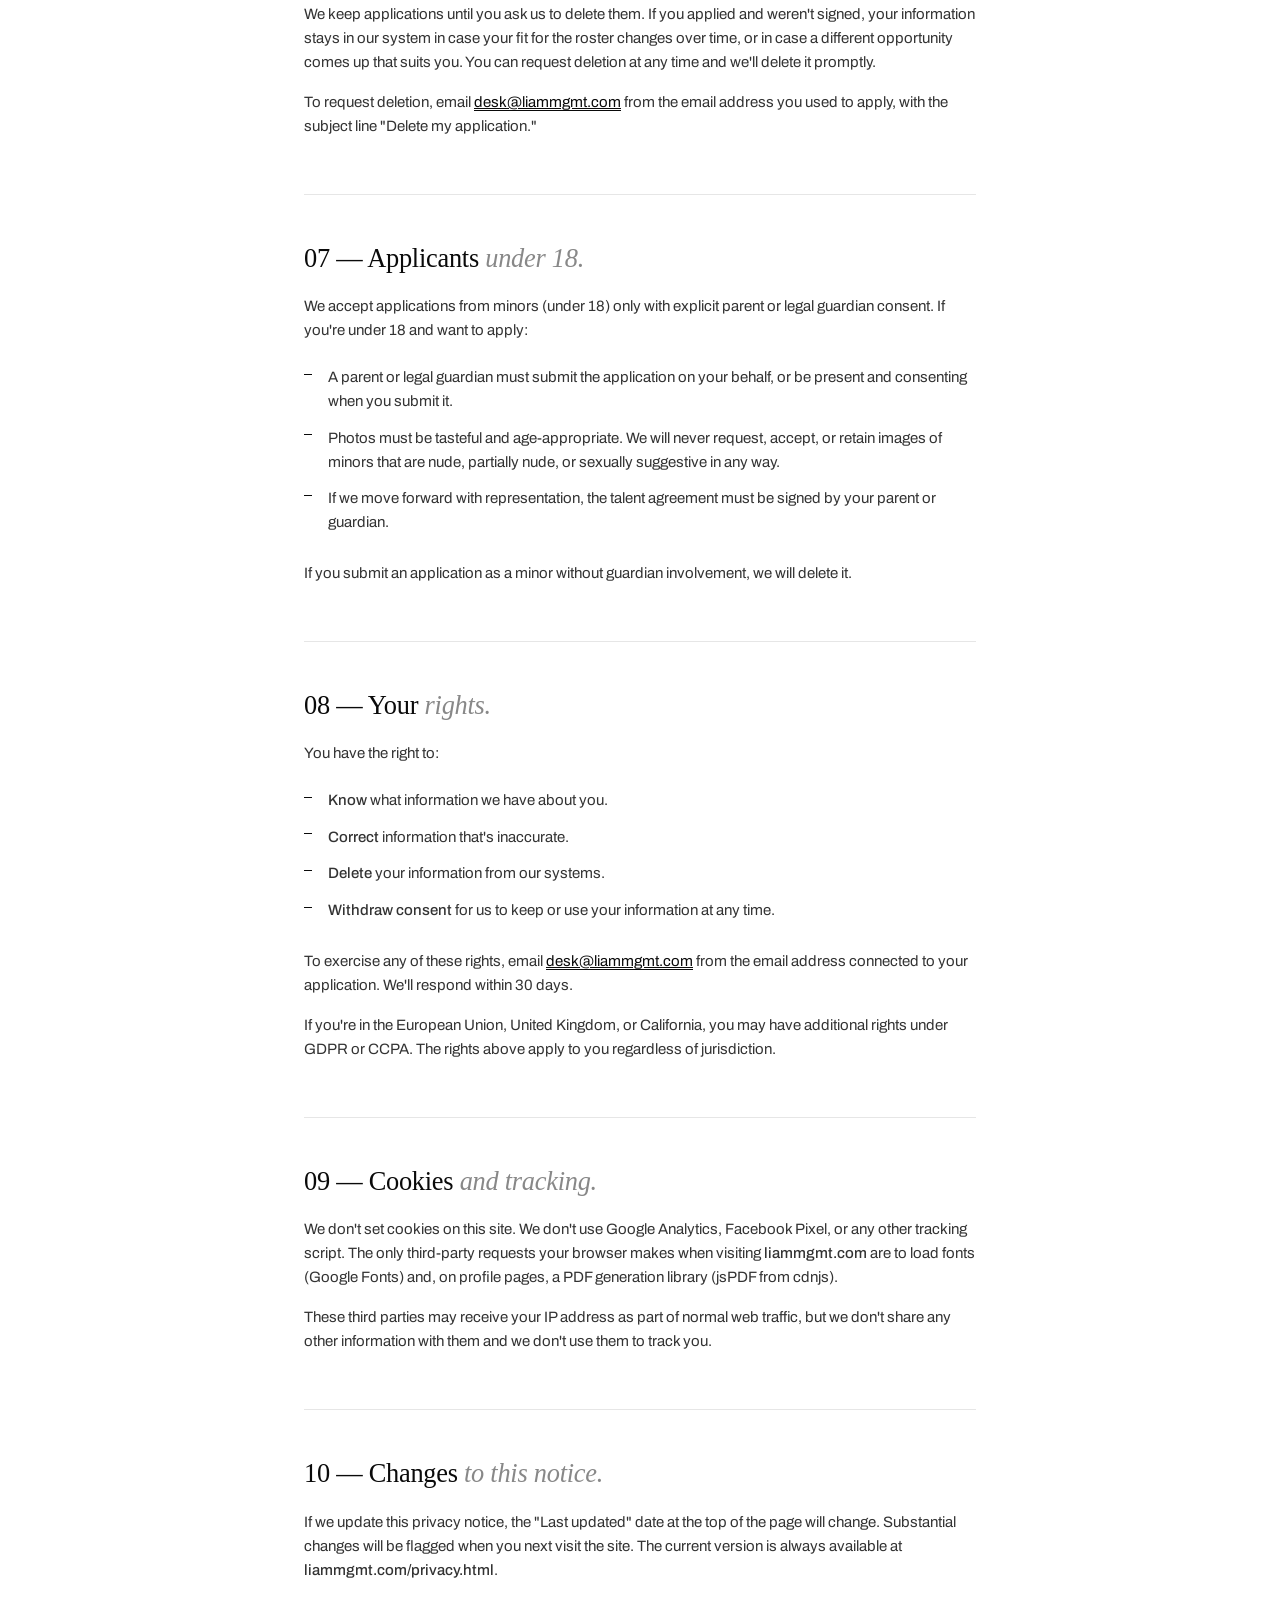
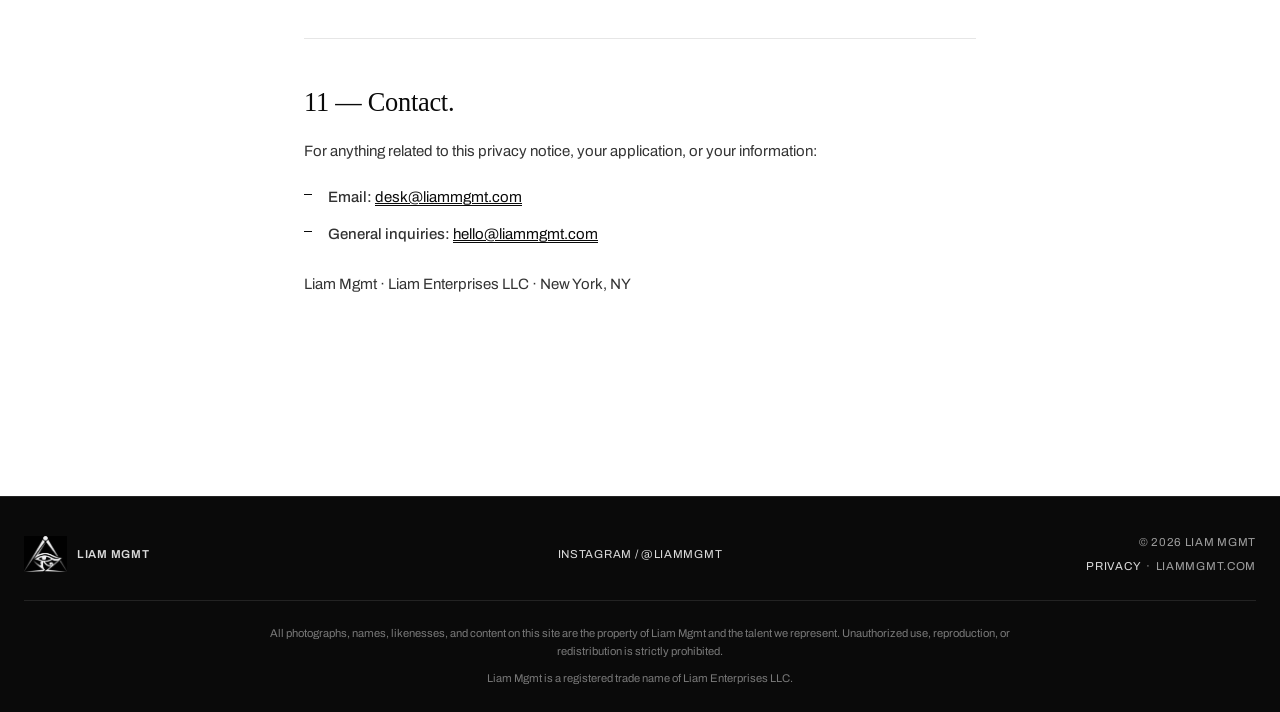
<file: privacy.html>
<!DOCTYPE html>
<html lang="en">
<head>
<meta charset="UTF-8">
<meta name="viewport" content="width=device-width, initial-scale=1.0">
<title>Privacy Notice | Liam Mgmt</title>
<meta name="description" content="Privacy notice for liammgmt.com. How we collect, use, store, and protect applicant information.">
<meta name="author" content="Liam Mgmt">
<meta name="robots" content="index, follow, max-image-preview:large">
<link rel="canonical" href="https://liammgmt.com/privacy.html">

<!-- OpenGraph (Facebook, LinkedIn) -->
<meta property="og:type" content="website">
<meta property="og:url" content="https://liammgmt.com/privacy.html">
<meta property="og:site_name" content="Liam Mgmt">
<meta property="og:title" content="Privacy Notice | Liam Mgmt">
<meta property="og:description" content="Privacy notice for liammgmt.com. How we collect, use, store, and protect applicant information.">
<meta property="og:image" content="https://liammgmt.com/og-image.jpg">
<meta property="og:image:width" content="1200">
<meta property="og:image:height" content="630">
<meta property="og:image:alt" content="Liam Mgmt logo">
<meta property="og:locale" content="en_US">

<!-- Twitter Card -->
<meta name="twitter:card" content="summary_large_image">
<meta name="twitter:title" content="Privacy Notice | Liam Mgmt">
<meta name="twitter:description" content="Privacy notice for liammgmt.com. How we collect, use, store, and protect applicant information.">
<meta name="twitter:image" content="https://liammgmt.com/og-image.jpg">

<!-- Favicon -->
<link rel="icon" type="image/jpeg" href="favicon.jpg">
<link rel="apple-touch-icon" href="favicon.jpg">

<!-- Theme -->
<meta name="theme-color" content="#0a0a0a">
<link rel="preconnect" href="https://fonts.googleapis.com">
<link rel="preconnect" href="https://fonts.gstatic.com" crossorigin>
<link href="https://fonts.googleapis.com/css2?family=Archivo:wght@400;500;600;700&display=swap" rel="stylesheet">
<link rel="stylesheet" href="site.css">
<style>
  :root {
    --bg: #ffffff;
    --ink: #0a0a0a;
    --muted: #888;
    --line: #e6e6e6;
  }
  * { margin: 0; padding: 0; box-sizing: border-box; }
  body {
    background: var(--bg);
    color: var(--ink);
    font-family: 'Archivo', -apple-system, sans-serif;
    font-weight: 400;
    line-height: 1.6;
    font-size: 15px;
    -webkit-font-smoothing: antialiased;
  }
  a { color: inherit; }

  .page-header {
    margin-top: 56px;
    padding: 6rem 1.5rem 3rem;
    text-align: center;
    border-bottom: 1px solid var(--line);
  }
  .page-header .label {
    display: block;
    font-size: 0.7rem;
    text-transform: uppercase;
    letter-spacing: 0.22em;
    color: var(--muted);
    margin-bottom: 1.25rem;
  }
  .page-header h1 {
    font-family: 'Times New Roman', serif;
    font-weight: 400;
    font-size: clamp(2.5rem, 6vw, 4.5rem);
    line-height: 1;
    letter-spacing: -0.025em;
    margin-bottom: 1rem;
  }
  .page-header h1 em { font-style: italic; color: var(--muted); }
  .page-header .updated {
    color: var(--muted);
    font-size: 0.78rem;
    text-transform: uppercase;
    letter-spacing: 0.12em;
  }

  .content {
    max-width: 720px;
    margin: 0 auto;
    padding: 4rem 1.5rem 6rem;
  }
  .content section {
    margin-bottom: 3rem;
    padding-bottom: 2.5rem;
    border-bottom: 1px solid var(--line);
  }
  .content section:last-child { border-bottom: none; }

  .content h2 {
    font-family: 'Times New Roman', serif;
    font-weight: 400;
    font-size: 1.65rem;
    line-height: 1.2;
    margin-bottom: 1.25rem;
    letter-spacing: -0.01em;
  }
  .content h2 em { font-style: italic; color: var(--muted); }
  .content h3 {
    font-size: 0.78rem;
    text-transform: uppercase;
    letter-spacing: 0.16em;
    color: var(--muted);
    font-weight: 500;
    margin: 1.75rem 0 0.75rem;
  }
  .content p { margin-bottom: 1rem; color: #333; }
  .content ul {
    list-style: none;
    padding-left: 0;
    margin: 0.5rem 0 1.25rem;
  }
  .content li {
    padding: 0.4rem 0 0.4rem 1.5rem;
    position: relative;
    color: #333;
  }
  .content li::before {
    content: '';
    position: absolute;
    left: 0;
    top: 0.95rem;
    width: 8px;
    height: 1px;
    background: var(--ink);
  }
  .content strong { font-weight: 500; }
  .content a {
    color: var(--ink);
    border-bottom: 1px solid currentColor;
  }

  .toc {
    background: #fafaf8;
    padding: 1.75rem;
    margin-bottom: 3rem;
    border: 1px solid var(--line);
  }
  .toc-label {
    font-size: 0.7rem;
    text-transform: uppercase;
    letter-spacing: 0.16em;
    color: var(--muted);
    margin-bottom: 1rem;
    font-weight: 500;
  }
  .toc ol {
    list-style: none;
    counter-reset: toc;
    padding-left: 0;
  }
  .toc li {
    counter-increment: toc;
    padding: 0.35rem 0 0.35rem 2rem;
    position: relative;
    font-size: 0.95rem;
  }
  .toc li::before {
    content: counter(toc, decimal-leading-zero);
    position: absolute;
    left: 0;
    top: 0.35rem;
    color: var(--muted);
    font-family: 'Times New Roman', serif;
    font-size: 0.95rem;
    background: none;
    width: auto;
    height: auto;
  }
  .toc a {
    border: none;
    color: var(--ink);
    transition: opacity 0.2s;
  }
  .toc a:hover { opacity: 0.55; }

  @media (max-width: 800px) {
    .page-header { padding: 4.5rem 1.25rem 2rem; }
    .content { padding: 2.5rem 1.25rem 4rem; }
  }
</style>
<script type="application/ld+json">
{
  "@context": "https://schema.org",
  "@type": "Organization",
  "name": "Liam Mgmt",
  "alternateName": "Liam Management",
  "legalName": "Liam Enterprises LLC",
  "url": "https://liammgmt.com",
  "logo": "https://liammgmt.com/og-image.jpg",
  "image": "https://liammgmt.com/og-image.jpg",
  "description": "Liam Mgmt is a boutique talent management agency representing male models and digital creators. Mother agency placing talent with leading agencies worldwide.",
  "address": [
    {
      "@type": "PostalAddress",
      "streetAddress": "304 Park Ave S",
      "addressLocality": "New York",
      "addressRegion": "NY",
      "postalCode": "10010",
      "addressCountry": "US"
    },
    {
      "@type": "PostalAddress",
      "addressLocality": "Los Angeles",
      "addressRegion": "CA",
      "addressCountry": "US"
    },
    {
      "@type": "PostalAddress",
      "addressLocality": "Miami",
      "addressRegion": "FL",
      "addressCountry": "US"
    },
    {
      "@type": "PostalAddress",
      "addressLocality": "Dallas",
      "addressRegion": "TX",
      "addressCountry": "US"
    }
  ],
  "contactPoint": [
    {
      "@type": "ContactPoint",
      "email": "bookings@liammgmt.com",
      "contactType": "Bookings"
    },
    {
      "@type": "ContactPoint",
      "email": "scouting@liammgmt.com",
      "contactType": "Scouting"
    },
    {
      "@type": "ContactPoint",
      "email": "hello@liammgmt.com",
      "contactType": "General Inquiries"
    }
  ],
  "sameAs": [
    "https://instagram.com/liammgmt"
  ],
  "knowsAbout": ["Talent Management", "Modeling", "Male Modeling", "Digital Creators", "Influencer Management", "Muay Thai Athlete Representation"]
}
</script>
</head>
<body>

<div id="site-nav"></div>

<section class="page-header">
  <span class="label">Legal</span>
  <h1>Privacy <em>Notice.</em></h1>
  <div class="updated">Last updated: April 2026</div>
</section>

<main class="content">

  <p>This page explains what information Liam Mgmt collects, how we use it, and what choices you have. We've kept it short and plain. If anything here is unclear, email <a href="mailto:hello@liammgmt.com">hello@liammgmt.com</a> and we'll explain.</p>

  <div class="toc">
    <div class="toc-label">Contents</div>
    <ol>
      <li><a href="#who">Who we are</a></li>
      <li><a href="#what">What we collect</a></li>
      <li><a href="#why">Why we collect it</a></li>
      <li><a href="#storage">Where it's stored</a></li>
      <li><a href="#sharing">Who sees it</a></li>
      <li><a href="#retention">How long we keep it</a></li>
      <li><a href="#minors">Applicants under 18</a></li>
      <li><a href="#rights">Your rights</a></li>
      <li><a href="#cookies">Cookies and tracking</a></li>
      <li><a href="#changes">Changes to this notice</a></li>
      <li><a href="#contact">Contact</a></li>
    </ol>
  </div>

  <section id="who">
    <h2>01 — Who <em>we are.</em></h2>
    <p>Liam Mgmt is a boutique talent management agency representing male models and digital creators. Liam Mgmt is a registered trade name of Liam Enterprises LLC, headquartered in New York, with additional offices in Los Angeles, Miami, and Dallas.</p>
    <p>This privacy notice covers the website at <strong>liammgmt.com</strong> and any data collected through it, including applications submitted through the Get Scouted form.</p>
  </section>

  <section id="what">
    <h2>02 — What <em>we collect.</em></h2>

    <h3>From visitors browsing the site</h3>
    <p>Nothing meaningful. We don't run analytics, advertising trackers, or third-party scripts that profile you. The site is hosted on GitHub Pages, which may keep standard server access logs (IP address, browser type, time of visit) for normal operational purposes.</p>

    <h3>From applicants using the Get Scouted form</h3>
    <p>If you submit an application, we collect what you give us:</p>
    <ul>
      <li>Name, email address, phone number</li>
      <li>Date of birth, gender, location (city, state, country)</li>
      <li>Instagram handle, if you choose to share it</li>
      <li>Physical measurements (height, weight, hair, eyes, sizes)</li>
      <li>Photos you upload (close-up, profile, waist-up, full length)</li>
      <li>Anything you write in the open-text field about your goals or background</li>
      <li>Modeling experience level</li>
    </ul>
    <p>We don't collect financial information, government IDs, or sensitive data beyond what's listed above.</p>
  </section>

  <section id="why">
    <h2>03 — Why <em>we collect it.</em></h2>
    <p>One reason: to evaluate whether you might be a fit for our roster. The contact information lets us reach out if we want to follow up. The photos and measurements let us assess whether you'd be suitable for the kinds of work our talent gets booked for.</p>
    <p>We don't use your information for advertising, marketing lists, or anything unrelated to talent representation.</p>
  </section>

  <section id="storage">
    <h2>04 — Where <em>it's stored.</em></h2>
    <p>Application data flows through two third-party services we use to run the site:</p>
    <ul>
      <li><strong>Cloudinary</strong> hosts the photos you upload. Photos go directly from your browser to Cloudinary and are stored on their servers.</li>
      <li><strong>Formspree</strong> processes the form submission and emails it to our team. Formspree retains a copy of submissions in their system as part of their service.</li>
    </ul>
    <p>Both services have their own privacy practices. You can read Cloudinary's at <a href="https://cloudinary.com/privacy" target="_blank" rel="noopener">cloudinary.com/privacy</a> and Formspree's at <a href="https://formspree.io/legal/privacy-policy/" target="_blank" rel="noopener">formspree.io/legal/privacy-policy</a>.</p>
    <p>The email containing your application lands in our inbox at <strong>desk@liammgmt.com</strong>, which runs on standard business email infrastructure.</p>
  </section>

  <section id="sharing">
    <h2>05 — Who <em>sees it.</em></h2>
    <p>Inside Liam Mgmt: only the agents and staff involved in scouting and roster decisions.</p>
    <p>Outside Liam Mgmt: nobody, unless one of the following applies:</p>
    <ul>
      <li>You sign with us, in which case we may share your information and images with potential clients, casting directors, and partner agencies as part of representing you. The talent agreement you sign covers this in detail.</li>
      <li>We're required by law to share information (for example, in response to a valid court order).</li>
      <li>You give us specific permission for a specific purpose.</li>
    </ul>
    <p>We do not sell, rent, or trade applicant information to anyone, ever.</p>
  </section>

  <section id="retention">
    <h2>06 — How long <em>we keep it.</em></h2>
    <p>We keep applications until you ask us to delete them. If you applied and weren't signed, your information stays in our system in case your fit for the roster changes over time, or in case a different opportunity comes up that suits you. You can request deletion at any time and we'll delete it promptly.</p>
    <p>To request deletion, email <a href="mailto:desk@liammgmt.com">desk@liammgmt.com</a> from the email address you used to apply, with the subject line "Delete my application."</p>
  </section>

  <section id="minors">
    <h2>07 — Applicants <em>under 18.</em></h2>
    <p>We accept applications from minors (under 18) only with explicit parent or legal guardian consent. If you're under 18 and want to apply:</p>
    <ul>
      <li>A parent or legal guardian must submit the application on your behalf, or be present and consenting when you submit it.</li>
      <li>Photos must be tasteful and age-appropriate. We will never request, accept, or retain images of minors that are nude, partially nude, or sexually suggestive in any way.</li>
      <li>If we move forward with representation, the talent agreement must be signed by your parent or guardian.</li>
    </ul>
    <p>If you submit an application as a minor without guardian involvement, we will delete it.</p>
  </section>

  <section id="rights">
    <h2>08 — Your <em>rights.</em></h2>
    <p>You have the right to:</p>
    <ul>
      <li><strong>Know</strong> what information we have about you.</li>
      <li><strong>Correct</strong> information that's inaccurate.</li>
      <li><strong>Delete</strong> your information from our systems.</li>
      <li><strong>Withdraw consent</strong> for us to keep or use your information at any time.</li>
    </ul>
    <p>To exercise any of these rights, email <a href="mailto:desk@liammgmt.com">desk@liammgmt.com</a> from the email address connected to your application. We'll respond within 30 days.</p>
    <p>If you're in the European Union, United Kingdom, or California, you may have additional rights under GDPR or CCPA. The rights above apply to you regardless of jurisdiction.</p>
  </section>

  <section id="cookies">
    <h2>09 — Cookies <em>and tracking.</em></h2>
    <p>We don't set cookies on this site. We don't use Google Analytics, Facebook Pixel, or any other tracking script. The only third-party requests your browser makes when visiting <strong>liammgmt.com</strong> are to load fonts (Google Fonts) and, on profile pages, a PDF generation library (jsPDF from cdnjs).</p>
    <p>These third parties may receive your IP address as part of normal web traffic, but we don't share any other information with them and we don't use them to track you.</p>
  </section>

  <section id="changes">
    <h2>10 — Changes <em>to this notice.</em></h2>
    <p>If we update this privacy notice, the "Last updated" date at the top of the page will change. Substantial changes will be flagged when you next visit the site. The current version is always available at <strong>liammgmt.com/privacy.html</strong>.</p>
  </section>

  <section id="contact">
    <h2>11 — Contact.</h2>
    <p>For anything related to this privacy notice, your application, or your information:</p>
    <ul>
      <li><strong>Email:</strong> <a href="mailto:desk@liammgmt.com">desk@liammgmt.com</a></li>
      <li><strong>General inquiries:</strong> <a href="mailto:hello@liammgmt.com">hello@liammgmt.com</a></li>
    </ul>
    <p>Liam Mgmt &middot; Liam Enterprises LLC &middot; New York, NY</p>
  </section>

</main>

<div id="site-footer"></div>

<script src="site.js"></script>
</body>
</html>
</file>
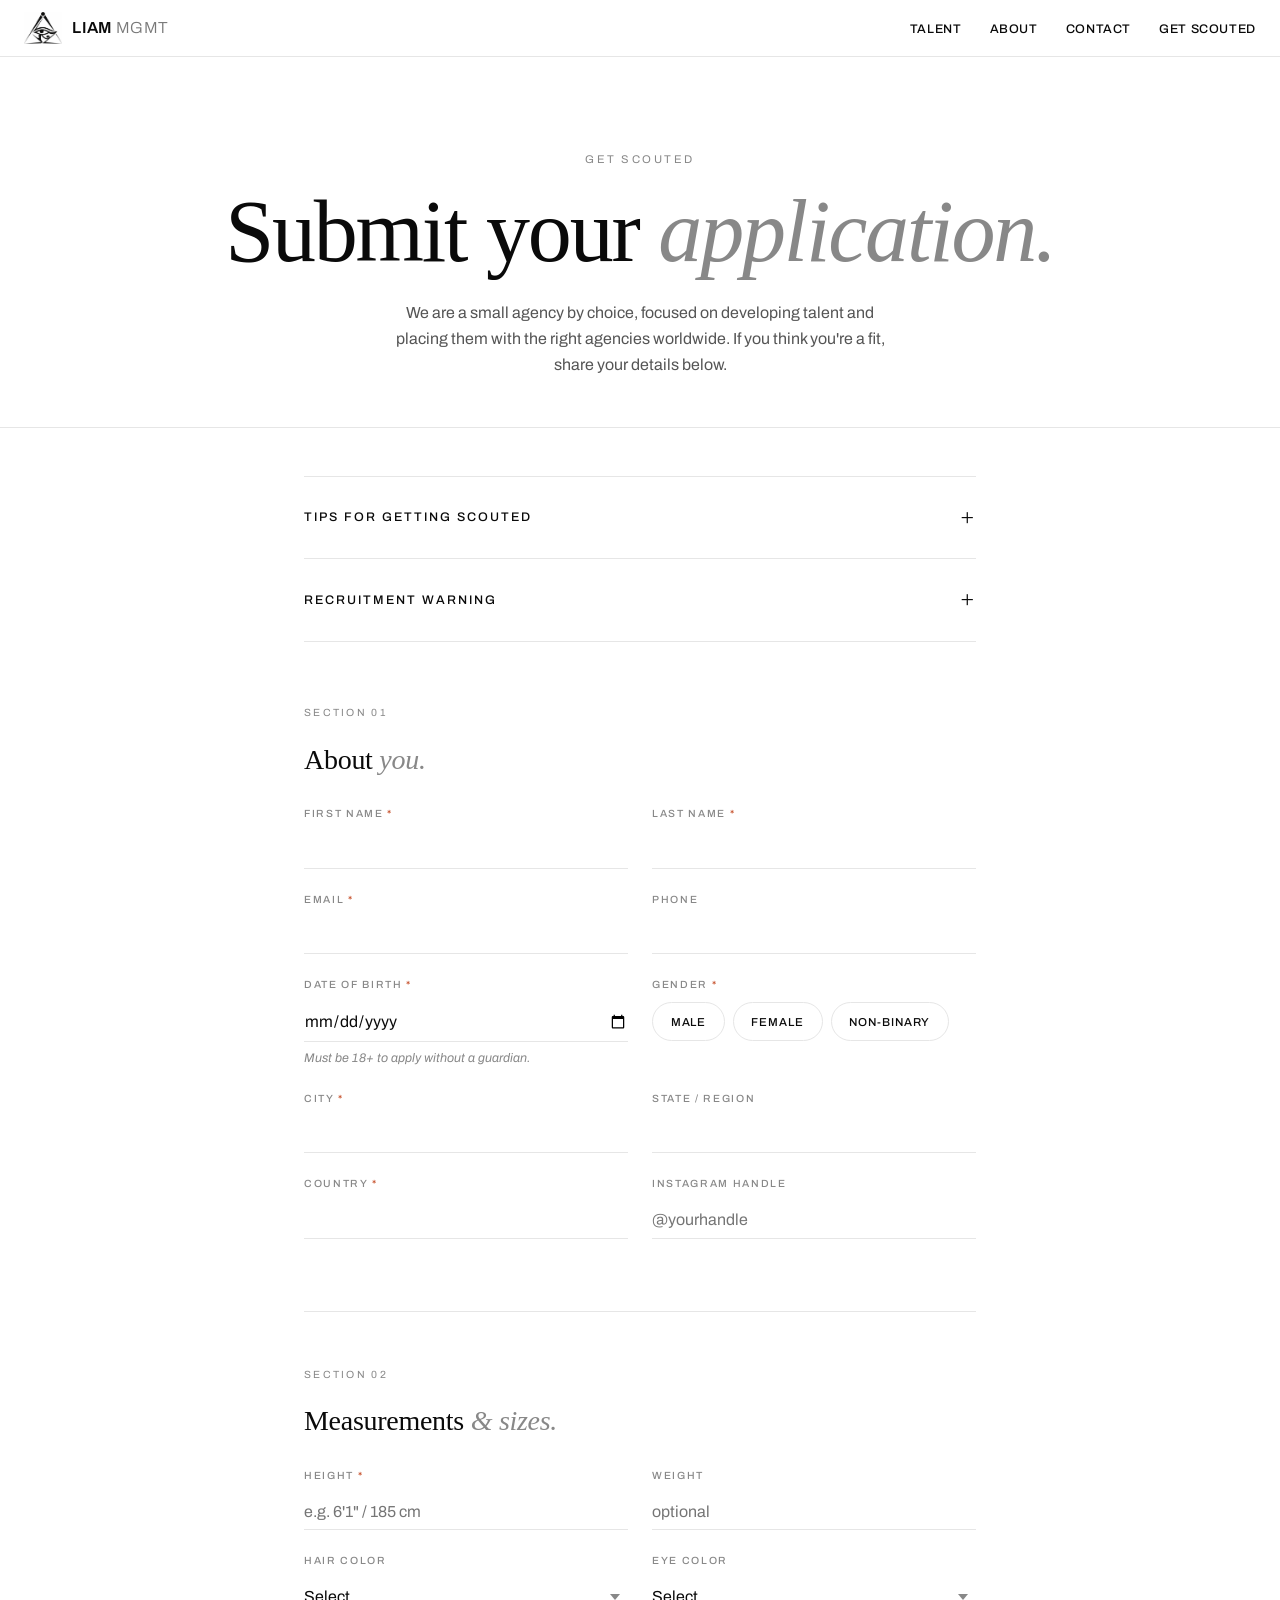
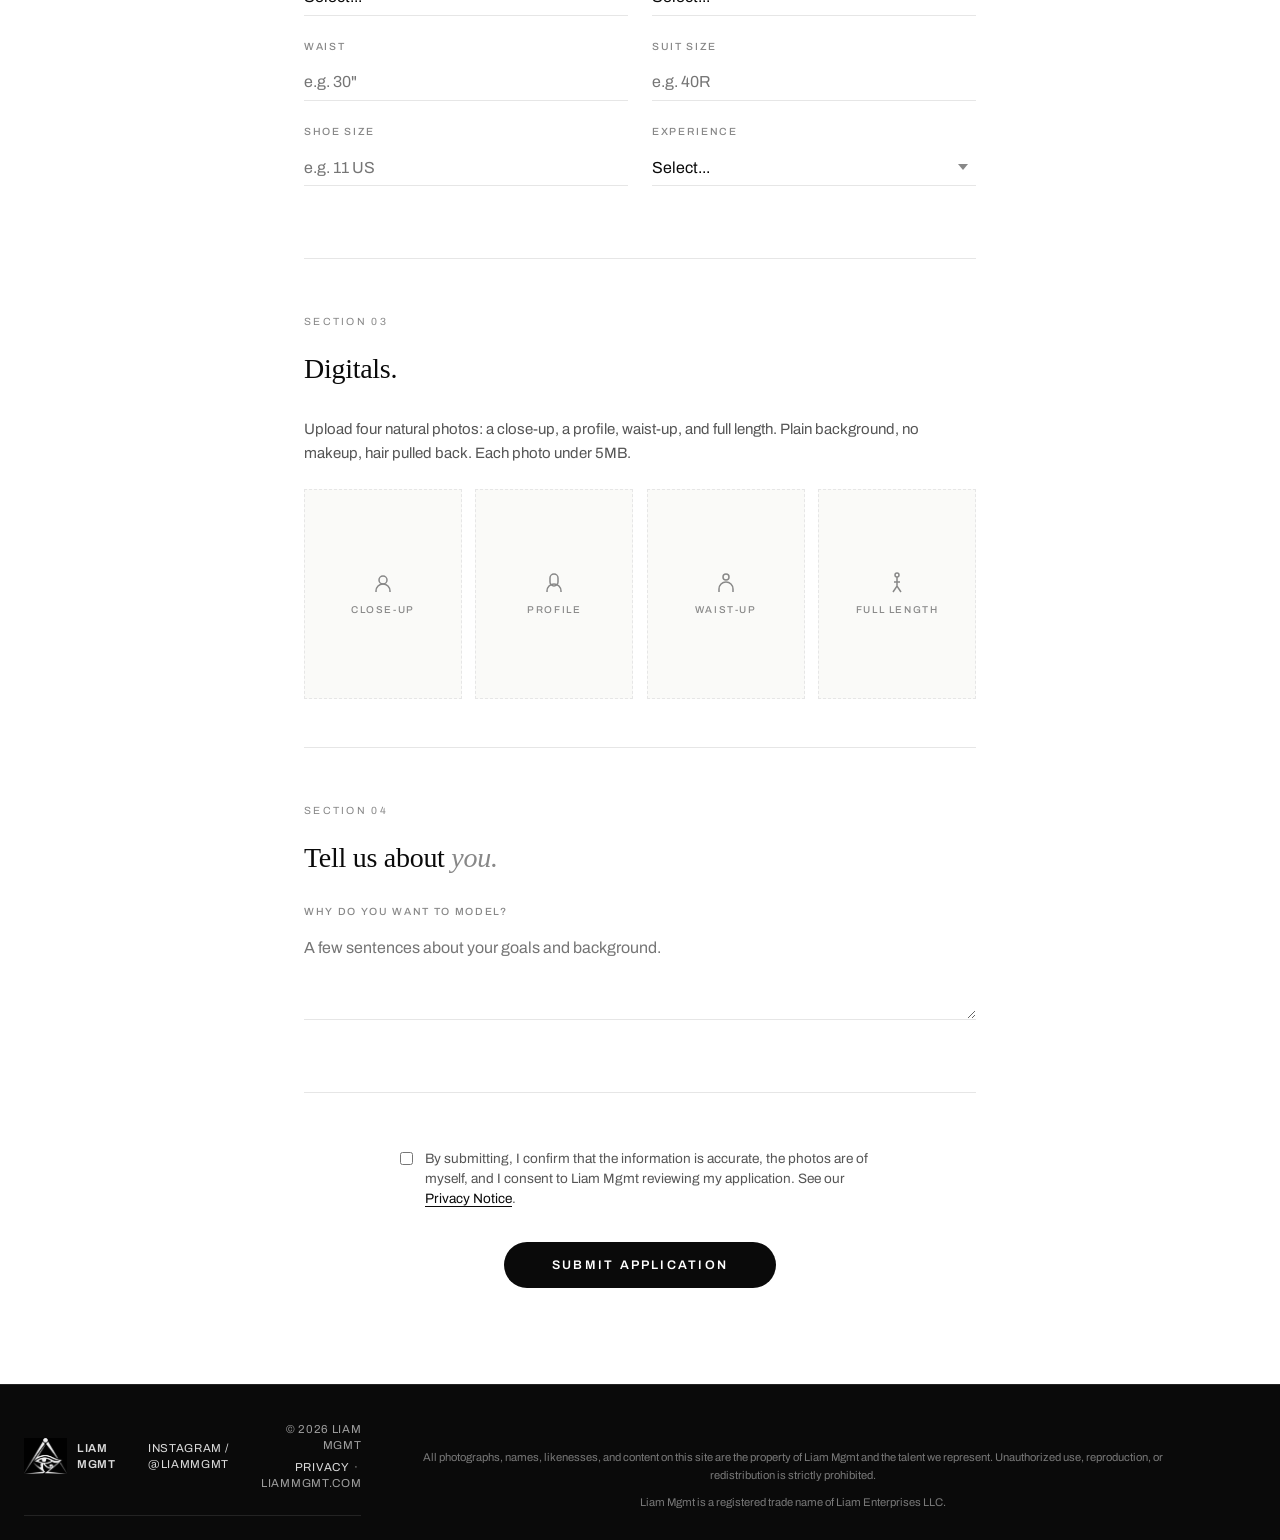
<file: scout.html>
<!DOCTYPE html>
<html lang="en">
<head>
<meta charset="UTF-8">
<meta name="viewport" content="width=device-width, initial-scale=1.0">
<title>Get Scouted | Liam Mgmt</title>
<meta name="description" content="Apply to Liam Mgmt. Submit your application to be considered for representation by our boutique talent management agency.">
<meta name="keywords" content="get scouted, model application, become a model, modeling agency application, submit to modeling agency, model recruitment">
<meta name="author" content="Liam Mgmt">
<meta name="robots" content="index, follow, max-image-preview:large">
<link rel="canonical" href="https://liammgmt.com/scout.html">

<!-- OpenGraph (Facebook, LinkedIn) -->
<meta property="og:type" content="website">
<meta property="og:url" content="https://liammgmt.com/scout.html">
<meta property="og:site_name" content="Liam Mgmt">
<meta property="og:title" content="Get Scouted | Liam Mgmt">
<meta property="og:description" content="Apply to Liam Mgmt. Submit your application to be considered for representation by our boutique talent management agency.">
<meta property="og:image" content="https://liammgmt.com/og-image.jpg">
<meta property="og:image:width" content="1200">
<meta property="og:image:height" content="630">
<meta property="og:image:alt" content="Liam Mgmt logo">
<meta property="og:locale" content="en_US">

<!-- Twitter Card -->
<meta name="twitter:card" content="summary_large_image">
<meta name="twitter:title" content="Get Scouted | Liam Mgmt">
<meta name="twitter:description" content="Apply to Liam Mgmt. Submit your application to be considered for representation by our boutique talent management agency.">
<meta name="twitter:image" content="https://liammgmt.com/og-image.jpg">

<!-- Favicon -->
<link rel="icon" type="image/jpeg" href="favicon.jpg">
<link rel="apple-touch-icon" href="favicon.jpg">

<!-- Theme -->
<meta name="theme-color" content="#0a0a0a">
<link rel="preconnect" href="https://fonts.googleapis.com">
<link rel="preconnect" href="https://fonts.gstatic.com" crossorigin>
<link href="https://fonts.googleapis.com/css2?family=Archivo:wght@400;500;600;700&display=swap" rel="stylesheet">
<style>
  :root {
    --bg: #ffffff;
    --ink: #0a0a0a;
    --muted: #888;
    --line: #e6e6e6;
    --error: #c2451d;
    --success: #2d6a3e;
  }
  * { margin: 0; padding: 0; box-sizing: border-box; }
  html { scroll-behavior: smooth; }
  body {
    background: var(--bg);
    color: var(--ink);
    font-family: 'Archivo', -apple-system, sans-serif;
    font-weight: 400;
    line-height: 1.4;
    font-size: 15px;
    -webkit-font-smoothing: antialiased;
  }
  a { color: inherit; text-decoration: none; }

  /* TOP BAR (matches site) */
  .topbar {
    position: fixed;
    top: 0; left: 0; right: 0;
    z-index: 100;
    background: rgba(255,255,255,0.96);
    backdrop-filter: blur(12px);
    border-bottom: 1px solid var(--line);
  }
  .topbar-inner {
    display: flex;
    align-items: center;
    justify-content: space-between;
    padding: 0 1.5rem;
    height: 56px;
  }
  .logo {
    display: flex;
    align-items: center;
    gap: 0.65rem;
    font-weight: 700;
    font-size: 1rem;
    letter-spacing: 0.02em;
    text-transform: uppercase;
    line-height: 1;
  }
  .logo img { height: 32px; width: auto; display: block; }
  .logo .wordmark { font-weight: 600; }
  .logo .wordmark em { font-style: normal; font-weight: 300; opacity: 0.55; }
  .topbar nav ul {
    display: flex;
    gap: 1.75rem;
    list-style: none;
  }
  .topbar nav a {
    font-size: 0.78rem;
    font-weight: 500;
    text-transform: uppercase;
    letter-spacing: 0.05em;
    transition: opacity 0.2s;
  }
  .topbar nav a:hover { opacity: 0.5; }

  /* HEADER */
  .scout-header {
    margin-top: 56px;
    padding: 6rem 1.5rem 3rem;
    text-align: center;
    border-bottom: 1px solid var(--line);
  }
  .scout-header .label {
    font-size: 0.7rem;
    text-transform: uppercase;
    letter-spacing: 0.22em;
    color: var(--muted);
    margin-bottom: 1.25rem;
    display: block;
  }
  .scout-header h1 {
    font-family: 'Times New Roman', serif;
    font-weight: 400;
    font-size: clamp(3rem, 7vw, 5.5rem);
    line-height: 1;
    letter-spacing: -0.025em;
    margin-bottom: 1.5rem;
  }
  .scout-header h1 em { font-style: italic; color: var(--muted); }
  .scout-header p {
    max-width: 56ch;
    margin: 0 auto;
    color: #555;
    font-size: 1rem;
    line-height: 1.65;
  }

  /* TIPS / WARNING SECTIONS (collapsible) */
  .accordion {
    max-width: 720px;
    margin: 0 auto;
    padding: 3rem 1.5rem 0;
  }
  .accordion details {
    border-bottom: 1px solid var(--line);
  }
  .accordion details:first-child {
    border-top: 1px solid var(--line);
  }
  .accordion summary {
    padding: 1.5rem 0;
    cursor: pointer;
    list-style: none;
    display: flex;
    justify-content: space-between;
    align-items: center;
    font-size: 0.78rem;
    text-transform: uppercase;
    letter-spacing: 0.16em;
    font-weight: 500;
    transition: opacity 0.2s;
  }
  .accordion summary::-webkit-details-marker { display: none; }
  .accordion summary::after {
    content: '+';
    font-family: 'Times New Roman', serif;
    font-size: 1.5rem;
    font-weight: 300;
    transition: transform 0.3s;
  }
  .accordion details[open] summary::after { content: '−'; }
  .accordion summary:hover { opacity: 0.55; }
  .accordion-body {
    padding-bottom: 2rem;
    color: #444;
    font-size: 0.95rem;
    line-height: 1.7;
  }
  .accordion-body p { margin-bottom: 1rem; }
  .accordion-body ul { list-style: none; padding-left: 0; }
  .accordion-body li {
    padding: 0.4rem 0 0.4rem 1.5rem;
    position: relative;
  }
  .accordion-body li::before {
    content: '';
    position: absolute;
    left: 0;
    top: 0.95rem;
    width: 8px;
    height: 1px;
    background: var(--ink);
  }
  .accordion-body strong { font-weight: 500; }

  /* FORM */
  .form-wrap {
    max-width: 720px;
    margin: 0 auto;
    padding: 4rem 1.5rem 6rem;
  }
  .form-section {
    margin-bottom: 3.5rem;
    padding-bottom: 3rem;
    border-bottom: 1px solid var(--line);
  }
  .form-section:last-of-type { border-bottom: none; }
  .form-section-label {
    font-size: 0.65rem;
    text-transform: uppercase;
    letter-spacing: 0.22em;
    color: var(--muted);
    margin-bottom: 1.5rem;
    display: block;
  }
  .form-section h2 {
    font-family: 'Times New Roman', serif;
    font-weight: 400;
    font-size: 1.75rem;
    line-height: 1.1;
    letter-spacing: -0.01em;
    margin-bottom: 2rem;
  }
  .form-section h2 em { font-style: italic; color: var(--muted); }

  .field-row {
    display: grid;
    grid-template-columns: 1fr 1fr;
    gap: 1.5rem;
    margin-bottom: 1.5rem;
  }
  .field-row.full { grid-template-columns: 1fr; }
  .field {
    display: flex;
    flex-direction: column;
  }
  .field label {
    font-size: 0.65rem;
    text-transform: uppercase;
    letter-spacing: 0.16em;
    color: var(--muted);
    margin-bottom: 0.6rem;
    font-weight: 500;
  }
  .field label .req { color: var(--error); }
  .field input,
  .field select,
  .field textarea {
    border: none;
    border-bottom: 1px solid var(--line);
    background: transparent;
    padding: 0.6rem 0;
    font-family: inherit;
    font-size: 1rem;
    color: var(--ink);
    transition: border-color 0.2s;
  }
  .field input:focus,
  .field select:focus,
  .field textarea:focus {
    outline: none;
    border-bottom-color: var(--ink);
  }
  .field select {
    cursor: pointer;
    appearance: none;
    background-image: url("data:image/svg+xml,%3Csvg xmlns='http://www.w3.org/2000/svg' width='10' height='6' viewBox='0 0 10 6'%3E%3Cpath fill='%23888' d='M0 0l5 6 5-6z'/%3E%3C/svg%3E");
    background-repeat: no-repeat;
    background-position: right 0.5rem center;
    padding-right: 1.5rem;
  }
  .field textarea { resize: vertical; min-height: 90px; }
  .field-help {
    font-size: 0.78rem;
    color: var(--muted);
    margin-top: 0.5rem;
    font-style: italic;
  }

  /* RADIO group */
  .radio-group {
    display: flex;
    gap: 0.5rem;
    flex-wrap: wrap;
  }
  .radio-group input[type="radio"] { display: none; }
  .radio-group label {
    border: 1px solid var(--line);
    padding: 0.65rem 1.1rem;
    border-radius: 999px;
    cursor: pointer;
    font-size: 0.72rem;
    text-transform: uppercase;
    letter-spacing: 0.08em;
    color: var(--ink);
    margin: 0;
    transition: all 0.2s;
  }
  .radio-group input:checked + label {
    background: var(--ink);
    color: var(--bg);
    border-color: var(--ink);
  }

  /* PHOTO UPLOAD GRID */
  .photo-grid {
    display: grid;
    grid-template-columns: repeat(4, 1fr);
    gap: 0.85rem;
    margin-top: 1rem;
  }
  .photo-slot {
    aspect-ratio: 3/4;
    border: 1px dashed var(--line);
    background: #fafaf8;
    position: relative;
    cursor: pointer;
    overflow: hidden;
    transition: border-color 0.2s, background 0.2s;
    display: flex;
    flex-direction: column;
    align-items: center;
    justify-content: center;
    gap: 0.5rem;
    text-align: center;
    padding: 0.5rem;
  }
  .photo-slot:hover { border-color: var(--ink); background: #f5f5f0; }
  .photo-slot input[type="file"] {
    position: absolute;
    inset: 0;
    opacity: 0;
    cursor: pointer;
  }
  .photo-slot .icon {
    width: 24px;
    height: 24px;
    color: var(--muted);
  }
  .photo-slot .slot-label {
    font-size: 0.62rem;
    text-transform: uppercase;
    letter-spacing: 0.16em;
    color: var(--muted);
    font-weight: 500;
  }
  .photo-slot.has-image { border-style: solid; border-color: var(--ink); }
  .photo-slot.has-image .icon,
  .photo-slot.has-image .slot-label { display: none; }
  .photo-slot.uploading { border-color: var(--ink); }
  .photo-slot img {
    position: absolute;
    inset: 0;
    width: 100%;
    height: 100%;
    object-fit: cover;
  }
  .photo-slot .progress-bar {
    position: absolute;
    bottom: 0; left: 0;
    height: 2px;
    width: 0%;
    background: var(--ink);
    transition: width 0.3s ease;
    z-index: 2;
  }
  .photo-slot .remove {
    position: absolute;
    top: 0.4rem;
    right: 0.4rem;
    width: 22px;
    height: 22px;
    border-radius: 50%;
    background: rgba(0,0,0,0.85);
    color: white;
    display: none;
    align-items: center;
    justify-content: center;
    cursor: pointer;
    font-size: 14px;
    line-height: 1;
    border: none;
    z-index: 3;
  }
  .photo-slot.has-image .remove { display: flex; }
  .photo-slot.has-image .remove:hover { background: var(--error); }

  /* SUBMIT */
  .submit-row {
    margin-top: 3rem;
    text-align: center;
  }
  .agree {
    display: flex;
    align-items: flex-start;
    gap: 0.75rem;
    max-width: 480px;
    margin: 0 auto 2rem;
    text-align: left;
    font-size: 0.85rem;
    color: #555;
    line-height: 1.5;
  }
  .agree input {
    margin-top: 0.2rem;
    accent-color: var(--ink);
    cursor: pointer;
  }
  .agree a {
    color: var(--ink);
    border-bottom: 1px solid currentColor;
  }
  .submit-btn {
    background: var(--ink);
    color: var(--bg);
    border: none;
    padding: 1rem 3rem;
    font-family: inherit;
    font-size: 0.78rem;
    text-transform: uppercase;
    letter-spacing: 0.18em;
    font-weight: 600;
    cursor: pointer;
    border-radius: 999px;
    transition: all 0.2s;
  }
  .submit-btn:hover:not(:disabled) {
    background: transparent;
    color: var(--ink);
    box-shadow: inset 0 0 0 1px var(--ink);
  }
  .submit-btn:disabled {
    opacity: 0.4;
    cursor: not-allowed;
  }

  .form-message {
    margin-top: 1.5rem;
    padding: 1rem 1.25rem;
    border-radius: 4px;
    font-size: 0.9rem;
    text-align: center;
    display: none;
  }
  .form-message.error {
    background: #fdecea;
    color: var(--error);
    display: block;
  }
  .form-message.success {
    background: #ecf5ee;
    color: var(--success);
    display: block;
  }

  /* SUCCESS STATE */
  .success-state {
    text-align: center;
    padding: 4rem 2rem;
    display: none;
  }
  .success-state.shown { display: block; }
  .success-state h2 {
    font-family: 'Times New Roman', serif;
    font-weight: 400;
    font-size: clamp(2.5rem, 5vw, 3.5rem);
    line-height: 1;
    margin-bottom: 1.5rem;
  }
  .success-state h2 em { font-style: italic; color: var(--muted); }
  .success-state p {
    color: #555;
    max-width: 50ch;
    margin: 0 auto 2rem;
    line-height: 1.65;
  }

  /* FOOTER (matches site) */
  footer {
    background: var(--ink);
    color: rgba(255,255,255,0.6);
    padding: 2.25rem 1.5rem 1.5rem;
    border-top: 1px solid rgba(255,255,255,0.1);
    display: grid;
    grid-template-columns: 1fr auto 1fr;
    align-items: center;
    gap: 2rem;
    font-size: 0.72rem;
    text-transform: uppercase;
    letter-spacing: 0.06em;
  }
  footer a { color: rgba(255,255,255,0.85); transition: color 0.2s; }
  footer a:hover { color: white; }
  .footer-brand {
    display: flex;
    align-items: center;
    gap: 0.65rem;
  }
  .footer-logo {
    height: 36px;
    width: auto;
    display: block;
    filter: invert(1);
  }
  .footer-name {
    font-weight: 600;
    color: rgba(255,255,255,0.85);
  }
  footer .socials {
    display: flex;
    gap: 1.5rem;
    justify-content: center;
  }
  .footer-meta {
    display: flex;
    flex-direction: column;
    gap: 0.35rem;
    text-align: right;
    align-items: flex-end;
  }

  @media (max-width: 800px) {
    .topbar nav { display: none; }
    .field-row { grid-template-columns: 1fr; gap: 1.25rem; }
    .photo-grid { grid-template-columns: repeat(2, 1fr); gap: 0.6rem; }
    footer {
      grid-template-columns: 1fr;
      text-align: center;
      gap: 1.25rem;
    }
    .footer-brand { justify-content: center; }
    .footer-meta { align-items: center; text-align: center; }
  }
</style>
<link rel="stylesheet" href="site.css">
<script type="application/ld+json">
{
  "@context": "https://schema.org",
  "@type": "Organization",
  "name": "Liam Mgmt",
  "alternateName": "Liam Management",
  "legalName": "Liam Enterprises LLC",
  "url": "https://liammgmt.com",
  "logo": "https://liammgmt.com/og-image.jpg",
  "image": "https://liammgmt.com/og-image.jpg",
  "description": "Liam Mgmt is a boutique talent management agency representing male models and digital creators. Mother agency placing talent with leading agencies worldwide.",
  "address": [
    {
      "@type": "PostalAddress",
      "streetAddress": "304 Park Ave S",
      "addressLocality": "New York",
      "addressRegion": "NY",
      "postalCode": "10010",
      "addressCountry": "US"
    },
    {
      "@type": "PostalAddress",
      "addressLocality": "Los Angeles",
      "addressRegion": "CA",
      "addressCountry": "US"
    },
    {
      "@type": "PostalAddress",
      "addressLocality": "Miami",
      "addressRegion": "FL",
      "addressCountry": "US"
    },
    {
      "@type": "PostalAddress",
      "addressLocality": "Dallas",
      "addressRegion": "TX",
      "addressCountry": "US"
    }
  ],
  "contactPoint": [
    {
      "@type": "ContactPoint",
      "email": "bookings@liammgmt.com",
      "contactType": "Bookings"
    },
    {
      "@type": "ContactPoint",
      "email": "scouting@liammgmt.com",
      "contactType": "Scouting"
    },
    {
      "@type": "ContactPoint",
      "email": "hello@liammgmt.com",
      "contactType": "General Inquiries"
    }
  ],
  "sameAs": [
    "https://instagram.com/liammgmt"
  ],
  "knowsAbout": ["Talent Management", "Modeling", "Male Modeling", "Digital Creators", "Influencer Management", "Muay Thai Athlete Representation"]
}
</script>
</head>
<body>

<!-- TOP BAR -->
<div id="site-nav"></div>

<!-- HEADER -->
<section class="scout-header">
  <span class="label">Get Scouted</span>
  <h1>Submit your <em>application.</em></h1>
  <p>We are a small agency by choice, focused on developing talent and placing them with the right agencies worldwide. If you think you're a fit, share your details below.</p>
</section>

<!-- TIPS / WARNING -->
<section class="accordion">
  <details>
    <summary>Tips for getting scouted <span class="hint"></span></summary>
    <div class="accordion-body">
      <p>Professional model scouts are looking for something different than you might expect. We don't want to see you in your fanciest outfit with lots of makeup. We want to see you at your most natural.</p>
      <ul>
        <li>Have a clean face with no makeup.</li>
        <li>Pull your hair back from your face.</li>
        <li>Wear a form-fitting outfit so we can see your shape.</li>
        <li>Use natural daylight whenever possible.</li>
        <li>Plain, uncluttered background.</li>
      </ul>
    </div>
  </details>
  <details>
    <summary>Recruitment warning</summary>
    <div class="accordion-body">
      <p>Please be aware that there are individuals who falsely claim to be representatives of Liam Mgmt.</p>
      <ul>
        <li><strong>You should never pay</strong> to attend a casting or be represented.</li>
        <li>All Liam Mgmt correspondence comes from email addresses ending in <strong>@liammgmt.com</strong>.</li>
        <li>If anyone contacts you claiming to represent us, verify by emailing <strong>desk@liammgmt.com</strong> directly before responding.</li>
      </ul>
    </div>
  </details>
</section>

<!-- FORM -->
<form class="form-wrap" id="scout-form" novalidate>

  <!-- BASIC INFO -->
  <div class="form-section">
    <span class="form-section-label">Section 01</span>
    <h2>About <em>you.</em></h2>

    <div class="field-row">
      <div class="field">
        <label>First Name <span class="req">*</span></label>
        <input type="text" name="firstName" required autocomplete="given-name">
      </div>
      <div class="field">
        <label>Last Name <span class="req">*</span></label>
        <input type="text" name="lastName" required autocomplete="family-name">
      </div>
    </div>

    <div class="field-row">
      <div class="field">
        <label>Email <span class="req">*</span></label>
        <input type="email" name="email" required autocomplete="email">
      </div>
      <div class="field">
        <label>Phone</label>
        <input type="tel" name="phone" autocomplete="tel">
      </div>
    </div>

    <div class="field-row">
      <div class="field">
        <label>Date of Birth <span class="req">*</span></label>
        <input type="date" name="dob" required>
        <span class="field-help">Must be 18+ to apply without a guardian.</span>
      </div>
      <div class="field">
        <label>Gender <span class="req">*</span></label>
        <div class="radio-group">
          <input type="radio" name="gender" value="Male" id="g-m" required>
          <label for="g-m">Male</label>
          <input type="radio" name="gender" value="Female" id="g-f">
          <label for="g-f">Female</label>
          <input type="radio" name="gender" value="Non-binary" id="g-n">
          <label for="g-n">Non-binary</label>
        </div>
      </div>
    </div>

    <div class="field-row">
      <div class="field">
        <label>City <span class="req">*</span></label>
        <input type="text" name="city" required autocomplete="address-level2">
      </div>
      <div class="field">
        <label>State / Region</label>
        <input type="text" name="state" autocomplete="address-level1">
      </div>
    </div>

    <div class="field-row">
      <div class="field">
        <label>Country <span class="req">*</span></label>
        <input type="text" name="country" required autocomplete="country-name">
      </div>
      <div class="field">
        <label>Instagram Handle</label>
        <input type="text" name="instagram" placeholder="@yourhandle">
      </div>
    </div>
  </div>

  <!-- MEASUREMENTS -->
  <div class="form-section">
    <span class="form-section-label">Section 02</span>
    <h2>Measurements <em>&amp; sizes.</em></h2>

    <div class="field-row">
      <div class="field">
        <label>Height <span class="req">*</span></label>
        <input type="text" name="height" placeholder='e.g. 6&apos;1" / 185 cm' required>
      </div>
      <div class="field">
        <label>Weight</label>
        <input type="text" name="weight" placeholder="optional">
      </div>
    </div>

    <div class="field-row">
      <div class="field">
        <label>Hair Color</label>
        <select name="hair">
          <option value="">Select...</option>
          <option>Black</option><option>Brown</option><option>Blonde</option>
          <option>Auburn</option><option>Red</option><option>Grey</option>
          <option>Salt and Pepper</option><option>White</option>
          <option>Shaved</option><option>Bald</option><option>Other</option>
        </select>
      </div>
      <div class="field">
        <label>Eye Color</label>
        <select name="eyes">
          <option value="">Select...</option>
          <option>Amber</option><option>Black</option><option>Blue</option>
          <option>Brown</option><option>Green</option><option>Grey</option>
          <option>Hazel</option>
        </select>
      </div>
    </div>

    <div class="field-row">
      <div class="field">
        <label>Waist</label>
        <input type="text" name="waist" placeholder='e.g. 30"'>
      </div>
      <div class="field">
        <label>Suit Size</label>
        <input type="text" name="suit" placeholder="e.g. 40R">
      </div>
    </div>

    <div class="field-row">
      <div class="field">
        <label>Shoe Size</label>
        <input type="text" name="shoes" placeholder="e.g. 11 US">
      </div>
      <div class="field">
        <label>Experience</label>
        <select name="experience">
          <option value="">Select...</option>
          <option>None / New face</option>
          <option>Some experience (test shoots)</option>
          <option>Working / agency-signed</option>
        </select>
      </div>
    </div>
  </div>

  <!-- PHOTOS -->
  <div class="form-section">
    <span class="form-section-label">Section 03</span>
    <h2>Digitals.</h2>
    <p style="color:#555; line-height:1.6; margin-bottom:1.5rem;">Upload four natural photos: a close-up, a profile, waist-up, and full length. Plain background, no makeup, hair pulled back. Each photo under 5MB.</p>

    <div class="photo-grid">
      <div class="photo-slot" data-slot="closeup">
        <div class="icon">
          <svg viewBox="0 0 24 24" fill="none" stroke="currentColor" stroke-width="1.5"><circle cx="12" cy="9" r="4"/><path d="M5 21v-1a7 7 0 0 1 14 0v1"/></svg>
        </div>
        <span class="slot-label">Close-up</span>
        <input type="file" accept="image/*" data-slot="closeup">
        <div class="progress-bar"></div>
        <button type="button" class="remove" data-slot="closeup" aria-label="Remove photo">&times;</button>
      </div>
      <div class="photo-slot" data-slot="profile">
        <div class="icon">
          <svg viewBox="0 0 24 24" fill="none" stroke="currentColor" stroke-width="1.5"><path d="M16 11a4 4 0 0 1-8 0V7a4 4 0 0 1 8 0z"/><path d="M5 21v-1a7 7 0 0 1 14 0v1"/></svg>
        </div>
        <span class="slot-label">Profile</span>
        <input type="file" accept="image/*" data-slot="profile">
        <div class="progress-bar"></div>
        <button type="button" class="remove" data-slot="profile" aria-label="Remove photo">&times;</button>
      </div>
      <div class="photo-slot" data-slot="waistup">
        <div class="icon">
          <svg viewBox="0 0 24 24" fill="none" stroke="currentColor" stroke-width="1.5"><circle cx="12" cy="6" r="3"/><path d="M5 21v-3a7 7 0 0 1 14 0v3"/></svg>
        </div>
        <span class="slot-label">Waist-up</span>
        <input type="file" accept="image/*" data-slot="waistup">
        <div class="progress-bar"></div>
        <button type="button" class="remove" data-slot="waistup" aria-label="Remove photo">&times;</button>
      </div>
      <div class="photo-slot" data-slot="fulllength">
        <div class="icon">
          <svg viewBox="0 0 24 24" fill="none" stroke="currentColor" stroke-width="1.5"><circle cx="12" cy="4" r="2"/><path d="M12 6v9M8 21l4-6 4 6M9 11h6"/></svg>
        </div>
        <span class="slot-label">Full Length</span>
        <input type="file" accept="image/*" data-slot="fulllength">
        <div class="progress-bar"></div>
        <button type="button" class="remove" data-slot="fulllength" aria-label="Remove photo">&times;</button>
      </div>
    </div>
  </div>

  <!-- WHY -->
  <div class="form-section">
    <span class="form-section-label">Section 04</span>
    <h2>Tell us about <em>you.</em></h2>
    <div class="field-row full">
      <div class="field">
        <label>Why do you want to model?</label>
        <textarea name="story" rows="4" placeholder="A few sentences about your goals and background."></textarea>
      </div>
    </div>
  </div>

  <!-- SUBMIT -->
  <div class="submit-row">
    <label class="agree">
      <input type="checkbox" id="agree" required>
      <span>By submitting, I confirm that the information is accurate, the photos are of myself, and I consent to Liam Mgmt reviewing my application. See our <a href="privacy.html" target="_blank">Privacy Notice</a>.</span>
    </label>
    <button type="submit" class="submit-btn" id="submit-btn">Submit Application</button>
    <div class="form-message" id="form-message"></div>
  </div>
</form>

<!-- SUCCESS STATE -->
<div class="success-state" id="success-state">
  <h2>Thank you. <em>We'll be in touch.</em></h2>
  <p>Your application has been received. If we see a fit, someone from our team will reach out within 2 weeks. All correspondence will come from an email ending in <strong>@liammgmt.com</strong>.</p>
  <a href="index.html" style="font-size:0.72rem;text-transform:uppercase;letter-spacing:0.18em;border-bottom:1px solid currentColor;padding-bottom:2px;">Return Home</a>
</div>

<!-- FOOTER -->
<div id="site-footer"></div>

<script>
  // ============================================================
  // CONFIGURATION (live)
  // ============================================================
  const CLOUDINARY_CLOUD_NAME = 'dv3b2xgx2';
  const CLOUDINARY_UPLOAD_PRESET = 'liammgmt_scout';
  const FORMSPREE_FORM_ID = 'xojyzlye';
  // ============================================================

  document.getElementById('year').textContent = new Date().getFullYear();

  // Track uploaded photo URLs by slot name
  const uploadedPhotos = {};

  // Handle photo file selection: upload to Cloudinary
  document.querySelectorAll('.photo-slot input[type="file"]').forEach(input => {
    input.addEventListener('change', async (e) => {
      const file = e.target.files[0];
      if (!file) return;
      const slotName = input.dataset.slot;
      const slot = input.closest('.photo-slot');
      const progressBar = slot.querySelector('.progress-bar');

      // 5MB max
      if (file.size > 5 * 1024 * 1024) {
        showMessage('Photo "' + slotName + '" is over 5MB. Please use a smaller file.', 'error');
        input.value = '';
        return;
      }

      slot.classList.add('uploading');
      slot.classList.remove('has-image');

      try {
        const url = await uploadToCloudinary(file, progressBar);
        uploadedPhotos[slotName] = url;
        // Show preview
        const img = document.createElement('img');
        img.src = url;
        slot.appendChild(img);
        slot.classList.add('has-image');
        slot.classList.remove('uploading');
        progressBar.style.width = '0%';
      } catch (err) {
        console.error(err);
        slot.classList.remove('uploading');
        progressBar.style.width = '0%';
        showMessage('Upload failed: ' + err.message, 'error');
      }
    });
  });

  // Remove photo
  document.querySelectorAll('.photo-slot .remove').forEach(btn => {
    btn.addEventListener('click', (e) => {
      e.stopPropagation();
      const slotName = btn.dataset.slot;
      const slot = btn.closest('.photo-slot');
      const img = slot.querySelector('img');
      const input = slot.querySelector('input[type="file"]');
      if (img) img.remove();
      if (input) input.value = '';
      delete uploadedPhotos[slotName];
      slot.classList.remove('has-image');
    });
  });

  // Cloudinary upload with progress
  function uploadToCloudinary(file, progressBar) {
    return new Promise((resolve, reject) => {
      if (CLOUDINARY_CLOUD_NAME === 'YOUR_CLOUD_NAME') {
        return reject(new Error('Cloudinary not configured. See script config.'));
      }
      const url = `https://api.cloudinary.com/v1_1/${CLOUDINARY_CLOUD_NAME}/image/upload`;
      const formData = new FormData();
      formData.append('file', file);
      formData.append('upload_preset', CLOUDINARY_UPLOAD_PRESET);

      const xhr = new XMLHttpRequest();
      xhr.open('POST', url);
      xhr.upload.onprogress = (e) => {
        if (e.lengthComputable) {
          const percent = (e.loaded / e.total) * 100;
          progressBar.style.width = percent + '%';
        }
      };
      xhr.onload = () => {
        if (xhr.status >= 200 && xhr.status < 300) {
          const data = JSON.parse(xhr.responseText);
          resolve(data.secure_url);
        } else {
          reject(new Error('Upload failed (' + xhr.status + ')'));
        }
      };
      xhr.onerror = () => reject(new Error('Network error during upload'));
      xhr.send(formData);
    });
  }

  // Form submission
  const form = document.getElementById('scout-form');
  const submitBtn = document.getElementById('submit-btn');

  form.addEventListener('submit', async (e) => {
    e.preventDefault();

    if (!form.checkValidity()) {
      showMessage('Please fill out all required fields.', 'error');
      form.reportValidity();
      return;
    }

    if (!document.getElementById('agree').checked) {
      showMessage('Please confirm the agreement checkbox.', 'error');
      return;
    }

    if (Object.keys(uploadedPhotos).length === 0) {
      showMessage('Please upload at least one photo.', 'error');
      return;
    }

    submitBtn.disabled = true;
    submitBtn.textContent = 'Submitting...';
    hideMessage();

    try {
      // Collect form data
      const formData = new FormData(form);
      const payload = {};
      for (const [key, value] of formData.entries()) {
        payload[key] = value;
      }
      // Add photo URLs
      payload.photo_closeup = uploadedPhotos.closeup || '(not provided)';
      payload.photo_profile = uploadedPhotos.profile || '(not provided)';
      payload.photo_waistup = uploadedPhotos.waistup || '(not provided)';
      payload.photo_fulllength = uploadedPhotos.fulllength || '(not provided)';
      payload._subject = `New Scout Application: ${payload.firstName} ${payload.lastName}`;

      if (FORMSPREE_FORM_ID === 'YOUR_FORMSPREE_ID') {
        throw new Error('Formspree not configured. See script config.');
      }

      const response = await fetch(`https://formspree.io/f/${FORMSPREE_FORM_ID}`, {
        method: 'POST',
        headers: {
          'Content-Type': 'application/json',
          'Accept': 'application/json'
        },
        body: JSON.stringify(payload)
      });

      if (response.ok) {
        form.style.display = 'none';
        document.querySelector('.accordion').style.display = 'none';
        document.querySelector('.scout-header').style.display = 'none';
        document.getElementById('success-state').classList.add('shown');
        window.scrollTo({ top: 0, behavior: 'smooth' });
      } else {
        const data = await response.json().catch(() => ({}));
        throw new Error(data.error || 'Submission failed. Please try again.');
      }
    } catch (err) {
      console.error(err);
      showMessage(err.message || 'Something went wrong. Please try again.', 'error');
      submitBtn.disabled = false;
      submitBtn.textContent = 'Submit Application';
    }
  });

  function showMessage(text, type) {
    const el = document.getElementById('form-message');
    el.textContent = text;
    el.className = 'form-message ' + type;
    el.scrollIntoView({ behavior: 'smooth', block: 'center' });
  }
  function hideMessage() {
    const el = document.getElementById('form-message');
    el.className = 'form-message';
  }
</script>

<script src="site.js"></script>
</body>
</html>
</file>
<file: site.css>
/* ============================================================
   LIAM MGMT — SHARED SITE STYLES (nav + footer)
   ============================================================
   Loaded by every page. Page-specific styles stay in their
   respective <style> blocks.
   ============================================================ */

/* ---------- TOP BAR / NAVIGATION ---------- */
.topbar {
  position: fixed;
  top: 0;
  left: 0;
  right: 0;
  z-index: 100;
  background: rgba(255, 255, 255, 0.96);
  backdrop-filter: blur(12px);
  border-bottom: 1px solid var(--line, #e6e6e6);
}

.topbar-inner {
  display: flex;
  align-items: center;
  justify-content: space-between;
  padding: 0 1.5rem;
  height: 56px;
}

.topbar .logo {
  display: flex;
  align-items: center;
  gap: 0.65rem;
  font-weight: 700;
  font-size: 1rem;
  letter-spacing: 0.02em;
  text-transform: uppercase;
  line-height: 1;
  color: inherit;
  text-decoration: none;
}

.topbar .logo img {
  height: 32px;
  width: auto;
  display: block;
}

.topbar .logo .wordmark {
  font-weight: 600;
}

.topbar .logo .wordmark em {
  font-style: normal;
  font-weight: 300;
  opacity: 0.55;
}

.topbar nav ul {
  display: flex;
  gap: 1.75rem;
  list-style: none;
  margin: 0;
  padding: 0;
}

.topbar nav a {
  font-size: 0.78rem;
  font-weight: 500;
  text-transform: uppercase;
  letter-spacing: 0.05em;
  color: inherit;
  text-decoration: none;
  transition: opacity 0.2s;
}

.topbar nav a:hover {
  opacity: 0.5;
}

/* ---------- MOBILE MENU TOGGLE ---------- */
.mobile-toggle {
  display: none;
  background: none;
  border: none;
  cursor: pointer;
  padding: 0.5rem;
  position: relative;
  width: 36px;
  height: 36px;
  flex-direction: column;
  justify-content: center;
  gap: 5px;
}

.mobile-toggle span {
  display: block;
  width: 22px;
  height: 1px;
  background: var(--ink, #0a0a0a);
  transition: all 0.3s ease;
}

.mobile-toggle.active span:nth-child(1) {
  transform: translateY(6px) rotate(45deg);
}

.mobile-toggle.active span:nth-child(2) {
  opacity: 0;
}

.mobile-toggle.active span:nth-child(3) {
  transform: translateY(-6px) rotate(-45deg);
}

.mobile-menu {
  display: none;
  background: var(--bg, #fff);
  border-top: 1px solid var(--line, #e6e6e6);
}

.mobile-menu.open {
  display: block;
}

.mobile-menu ul {
  list-style: none;
  margin: 0;
  padding: 1rem 1.5rem 1.5rem;
}

.mobile-menu li {
  border-bottom: 1px solid var(--line, #e6e6e6);
}

.mobile-menu li:last-child {
  border-bottom: none;
}

.mobile-menu a {
  display: block;
  padding: 1rem 0;
  font-size: 0.85rem;
  font-weight: 500;
  text-transform: uppercase;
  letter-spacing: 0.06em;
  color: var(--ink, #0a0a0a);
  text-decoration: none;
}

@media (max-width: 800px) {
  .topbar nav {
    display: none;
  }
  .mobile-toggle {
    display: flex;
  }
}

/* ---------- FOOTER ---------- */
#site-footer footer {
  background: var(--ink, #0a0a0a);
  color: rgba(255, 255, 255, 0.6);
  padding: 2.25rem 1.5rem 1.5rem;
  border-top: 1px solid rgba(255, 255, 255, 0.1);
}

#site-footer .footer-row {
  display: grid;
  grid-template-columns: 1fr auto 1fr;
  align-items: center;
  gap: 2rem;
  font-size: 0.72rem;
  text-transform: uppercase;
  letter-spacing: 0.06em;
  padding-bottom: 1.5rem;
  border-bottom: 1px solid rgba(255, 255, 255, 0.1);
}

#site-footer .footer-row a {
  color: rgba(255, 255, 255, 0.85);
  text-decoration: none;
  transition: color 0.2s;
}

#site-footer .footer-row a:hover {
  color: white;
}

#site-footer .footer-brand {
  display: flex;
  align-items: center;
  gap: 0.65rem;
}

#site-footer .footer-logo {
  height: 36px;
  width: auto;
  display: block;
  filter: invert(1);
}

#site-footer .footer-name {
  font-weight: 600;
  color: rgba(255, 255, 255, 0.85);
}

#site-footer .socials {
  display: flex;
  gap: 1.5rem;
  justify-content: center;
}

#site-footer .footer-meta {
  display: flex;
  flex-direction: column;
  gap: 0.35rem;
  text-align: right;
  align-items: flex-end;
}

#site-footer .footer-legal {
  padding-top: 1.5rem;
  font-size: 0.7rem;
  line-height: 1.6;
  color: rgba(255, 255, 255, 0.45);
  letter-spacing: 0;
  text-transform: none;
  max-width: 800px;
  margin: 0 auto;
  text-align: center;
}

#site-footer .footer-legal p {
  margin: 0 0 0.6rem;
}

#site-footer .footer-legal p:last-child {
  margin-bottom: 0;
}

@media (max-width: 800px) {
  #site-footer .footer-row {
    grid-template-columns: 1fr;
    text-align: center;
    gap: 1.25rem;
  }
  #site-footer .footer-brand {
    justify-content: center;
  }
  #site-footer .footer-meta {
    align-items: center;
    text-align: center;
  }
}
</file>
